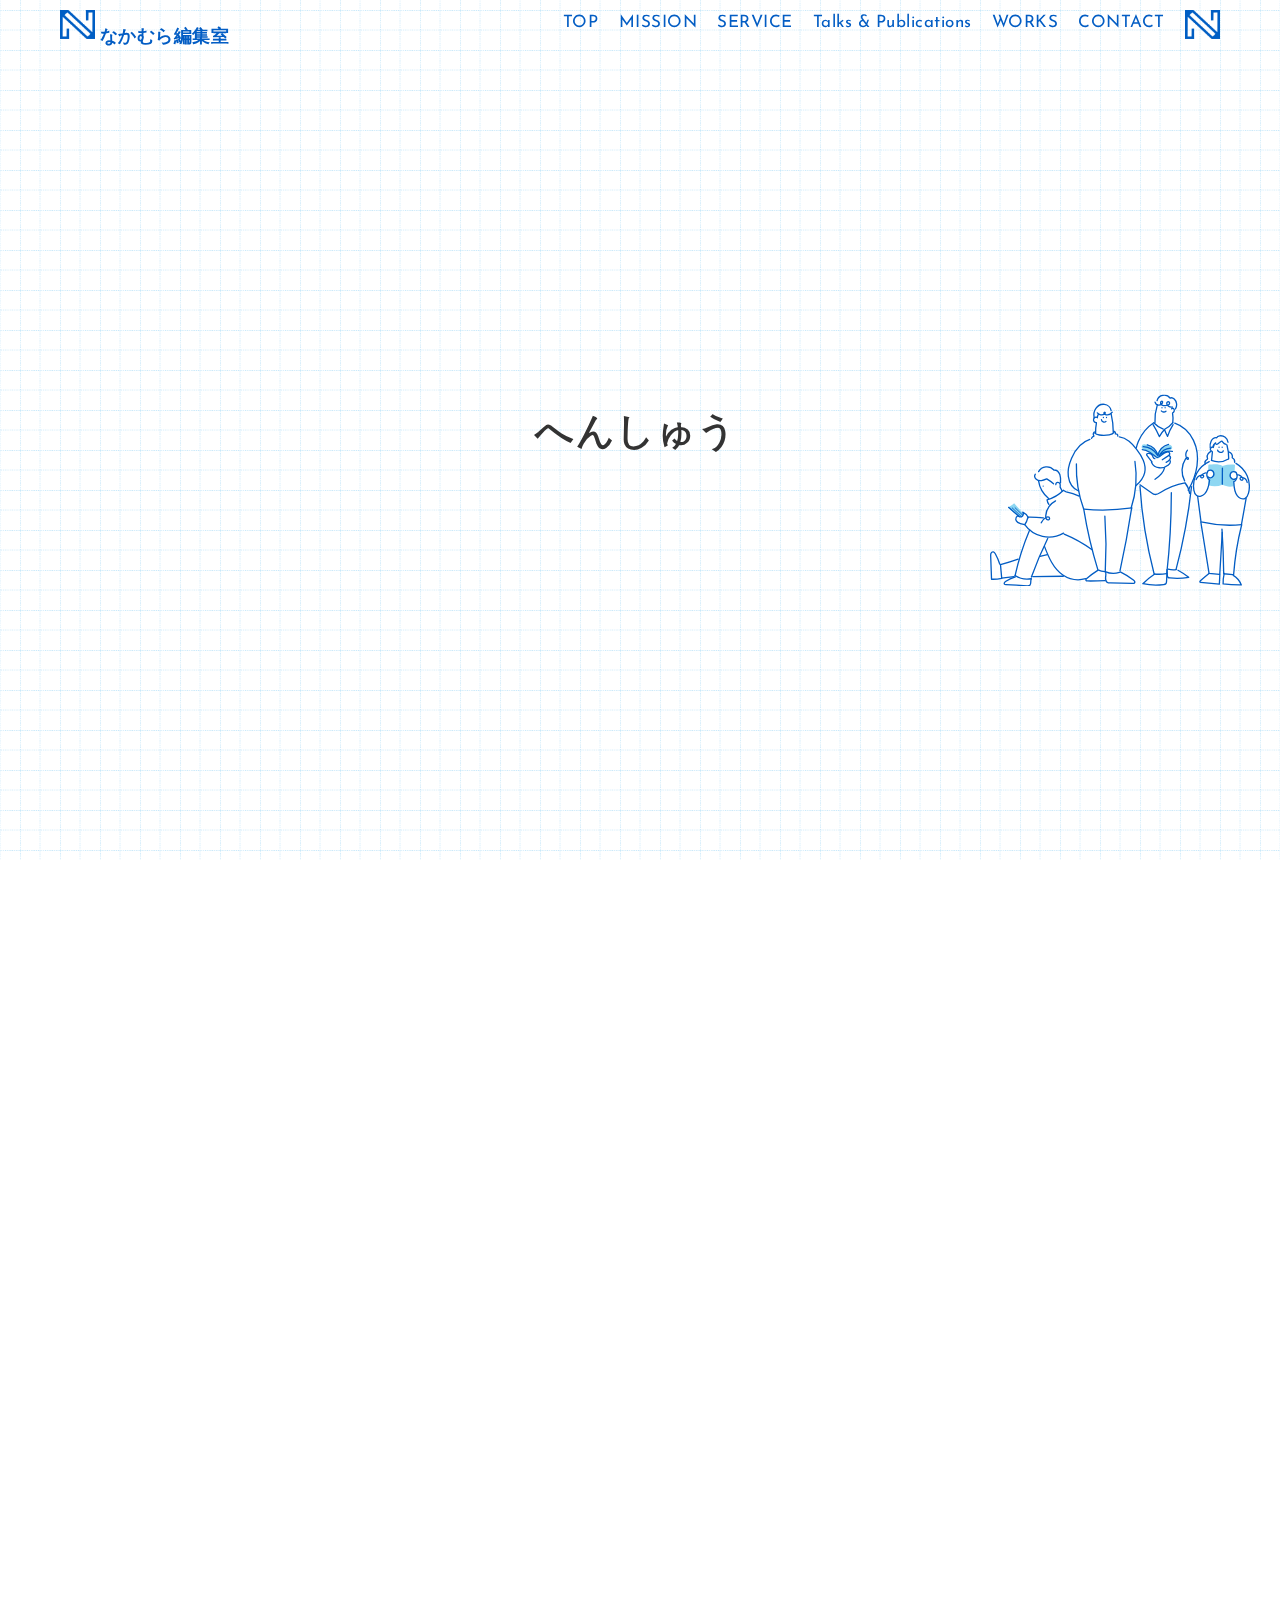
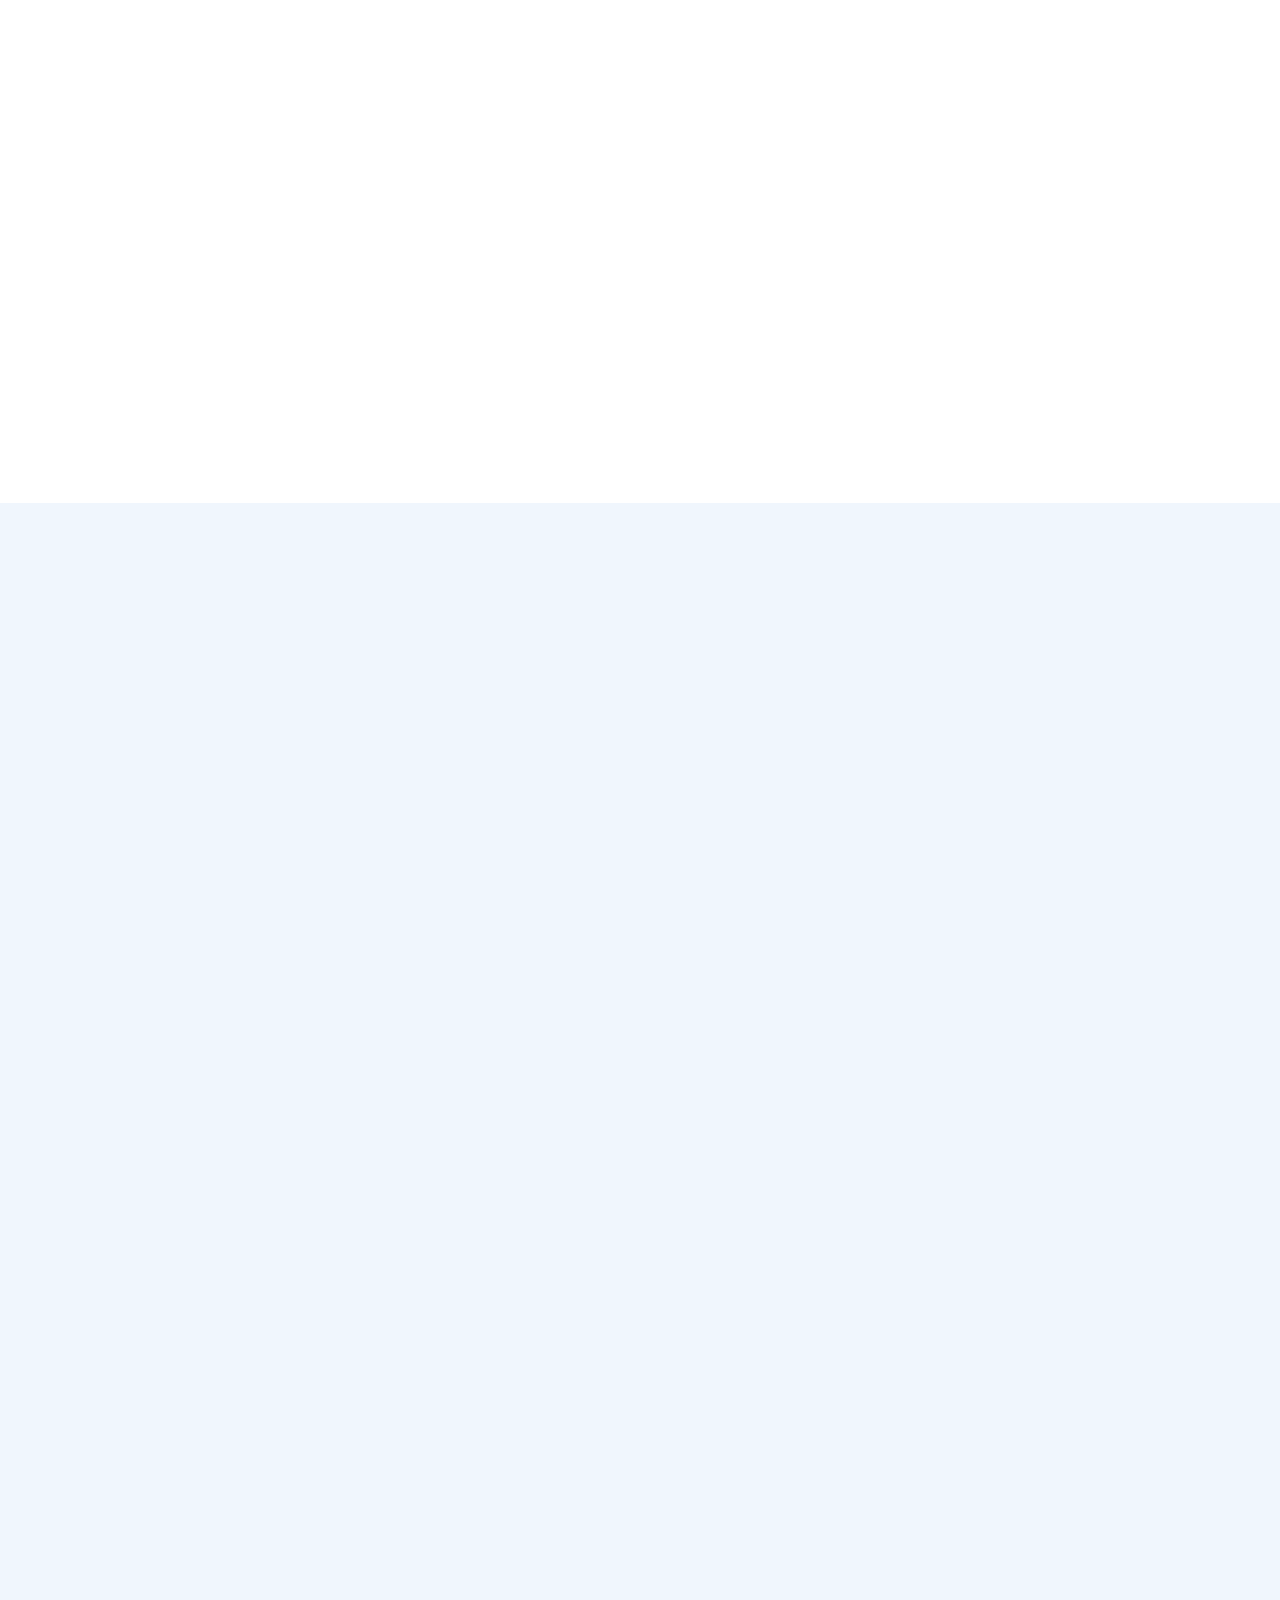
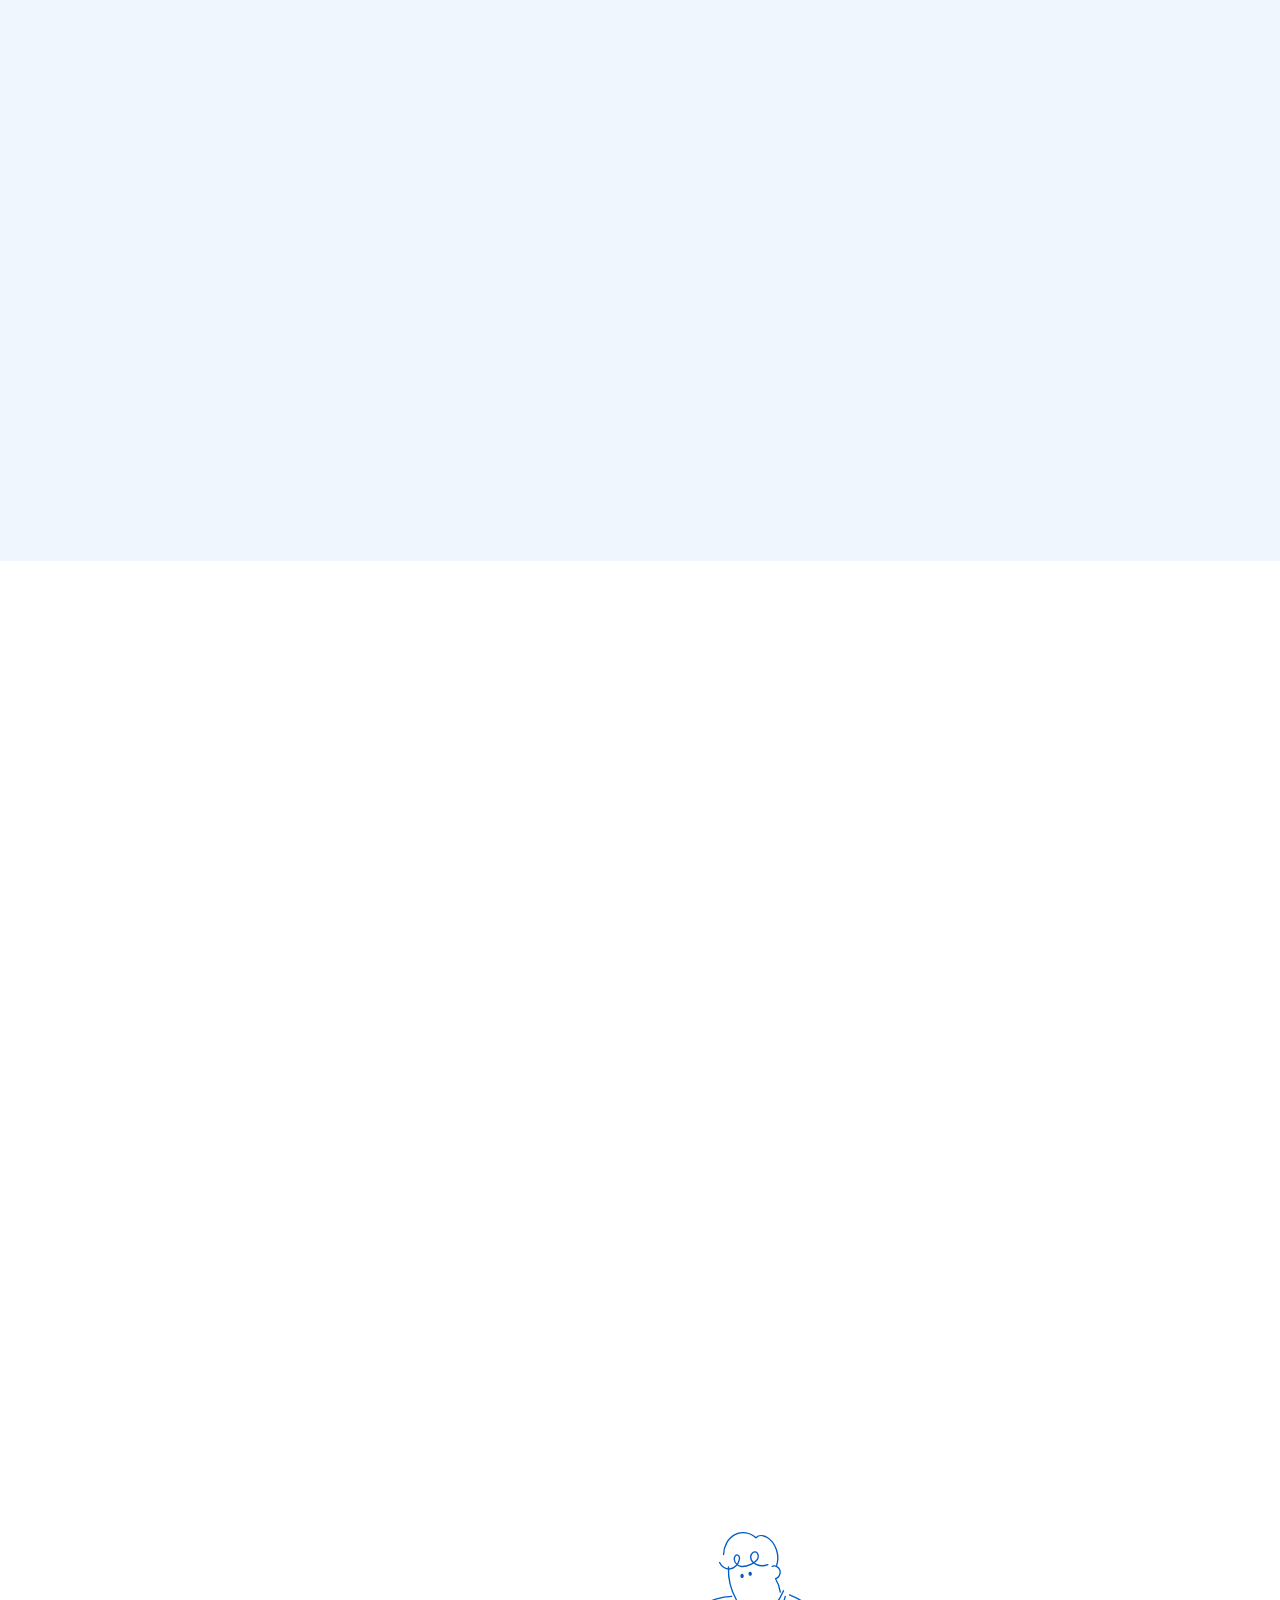
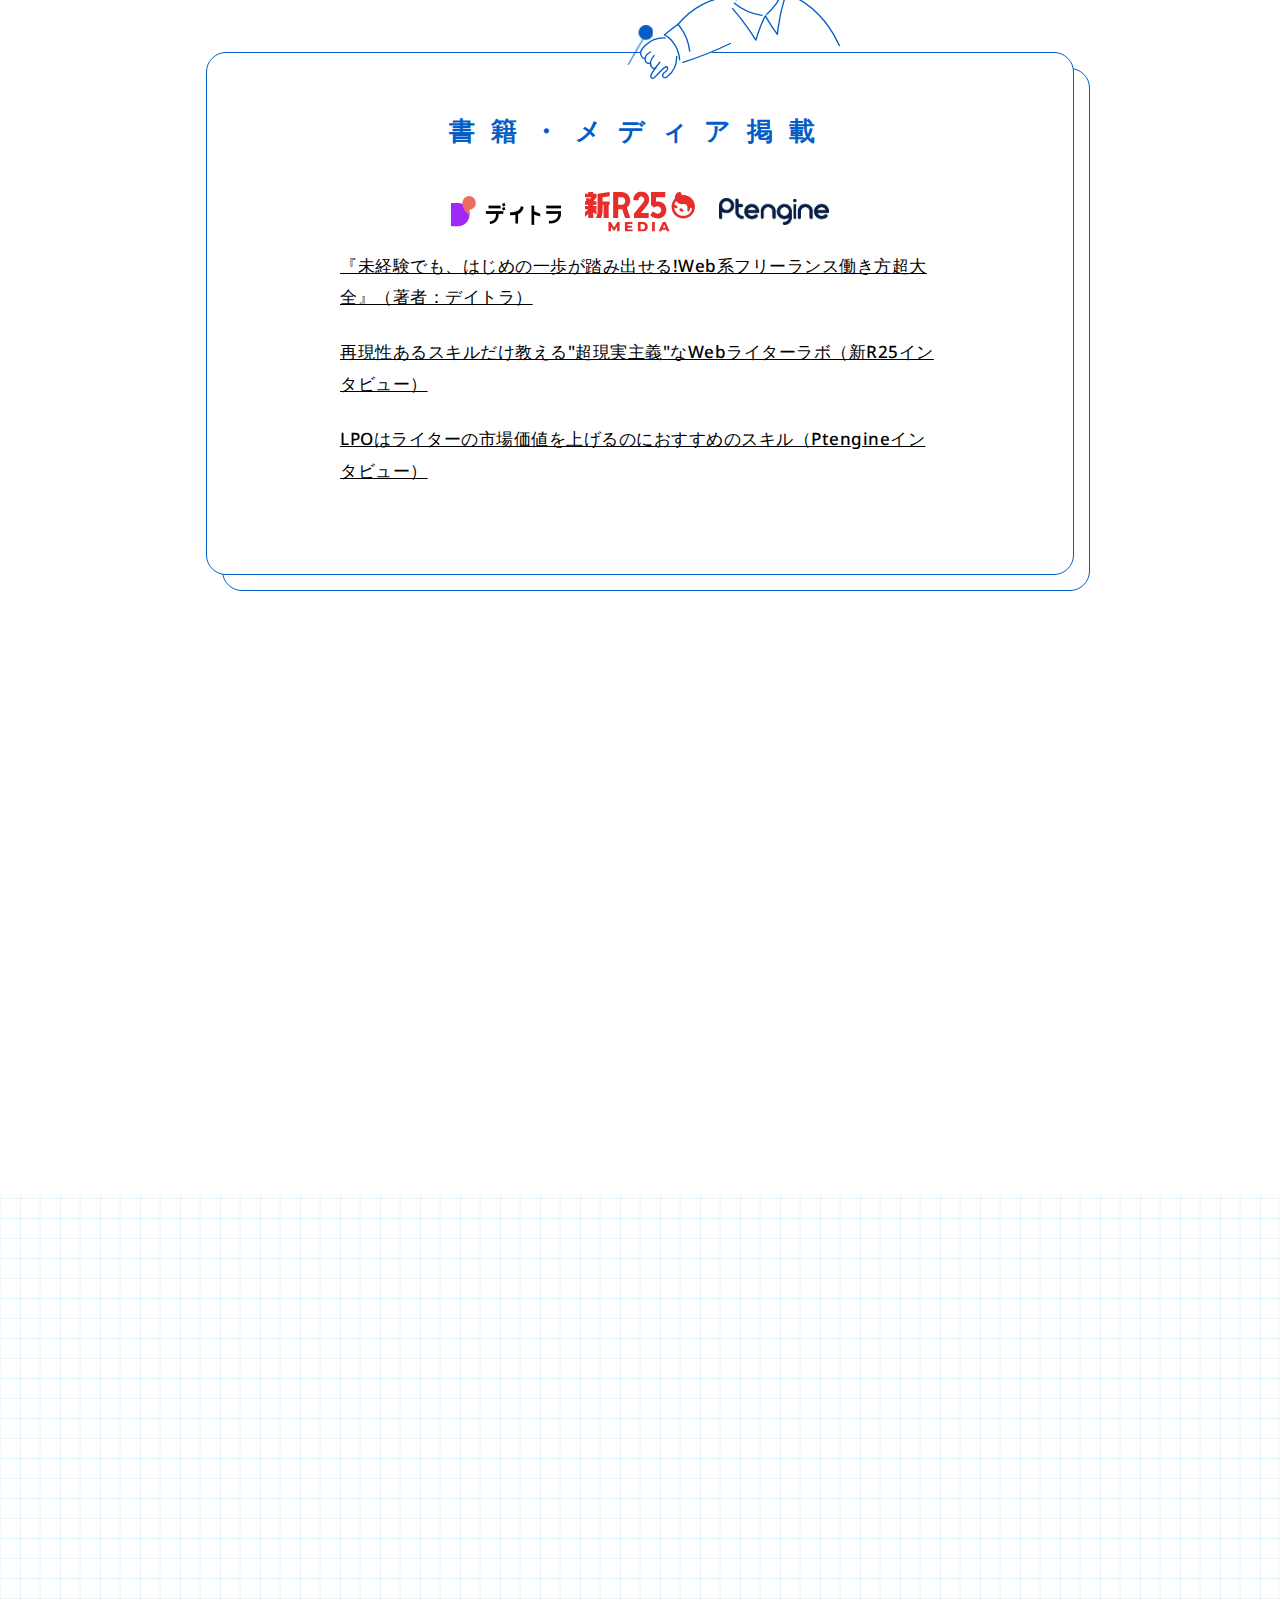
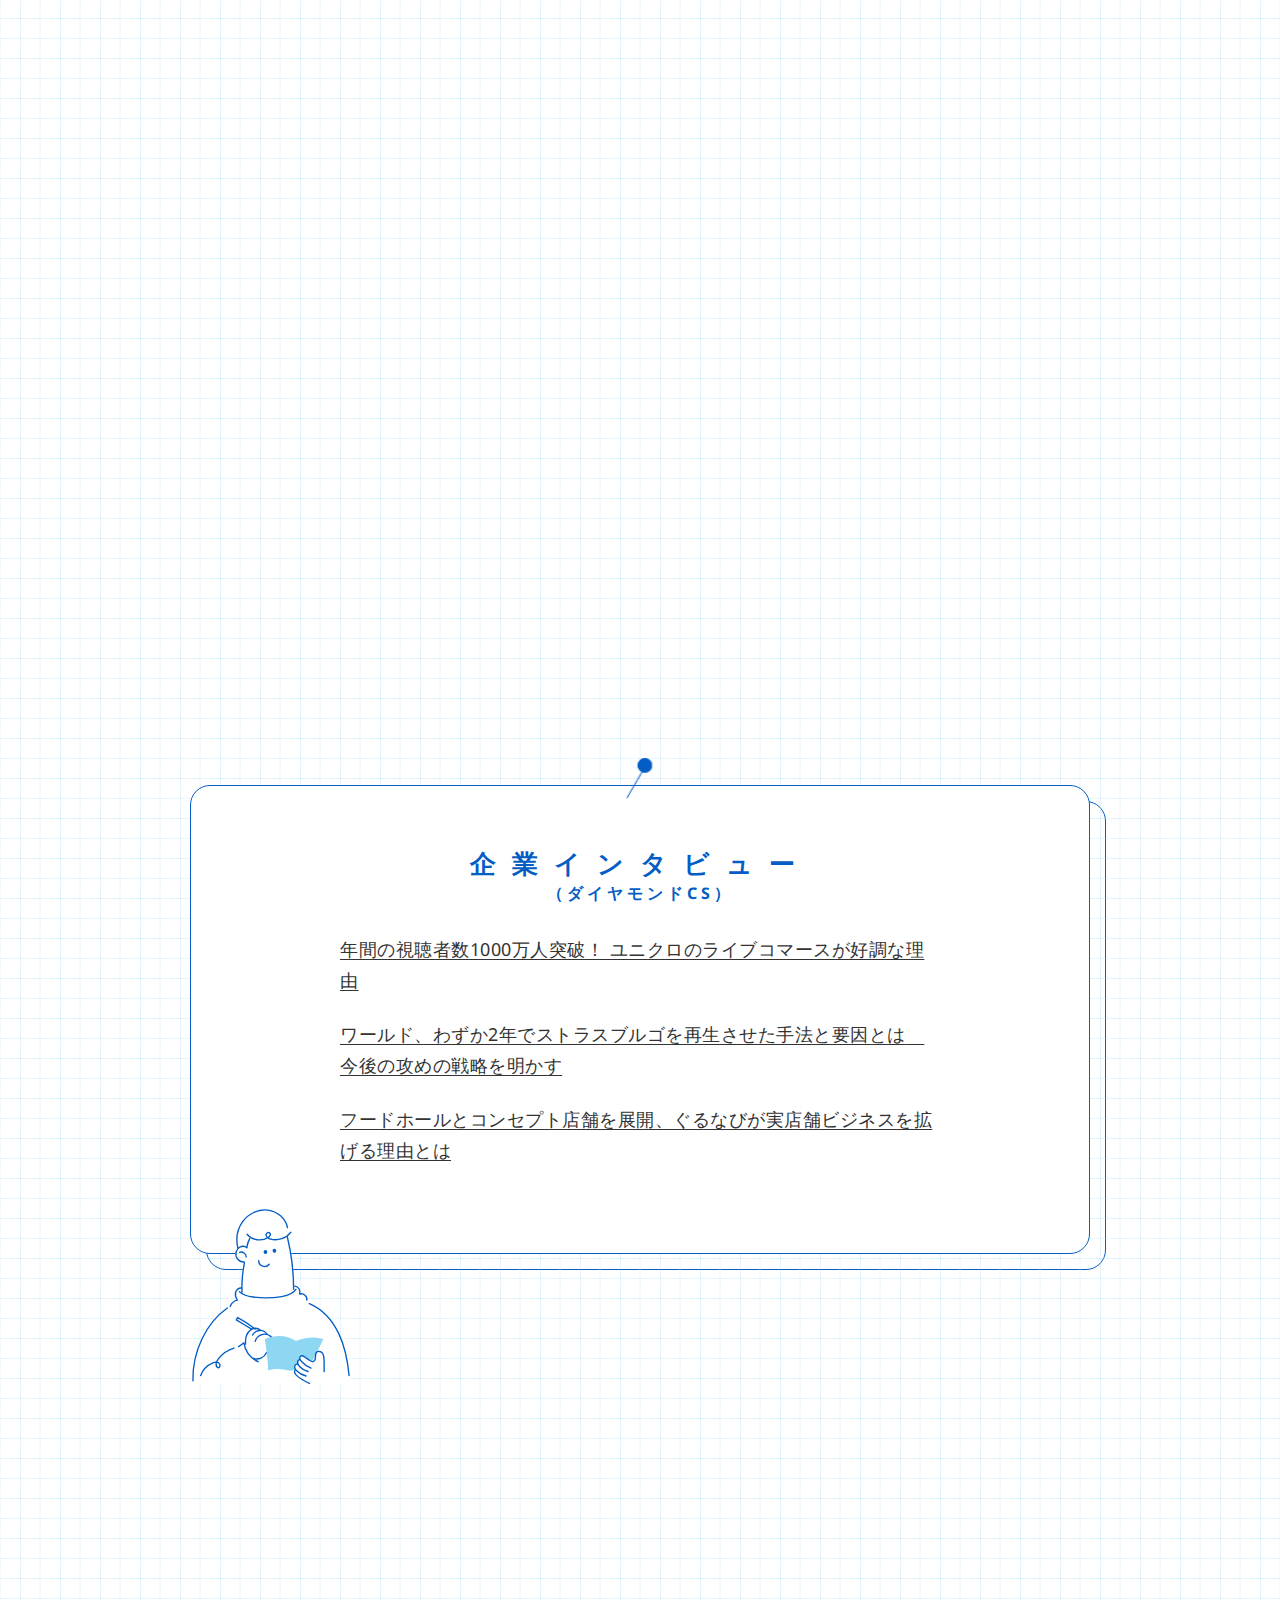
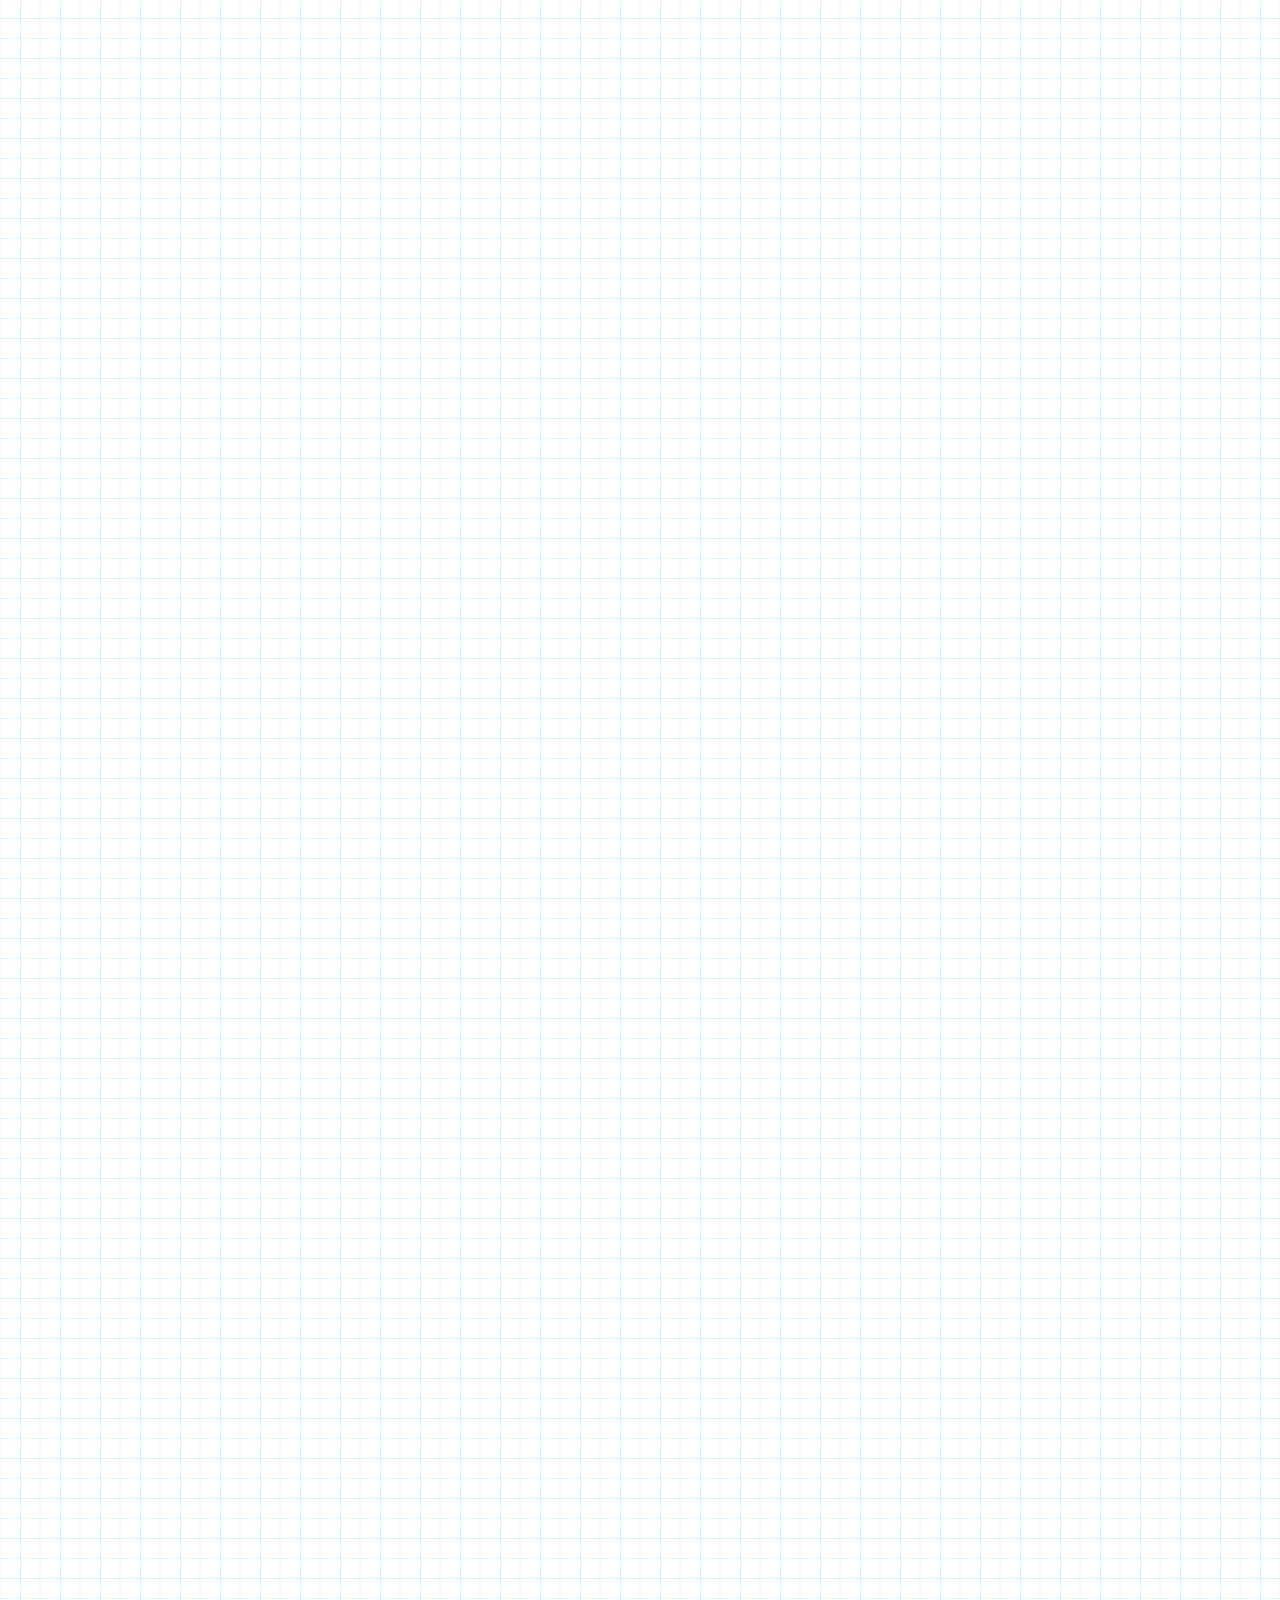
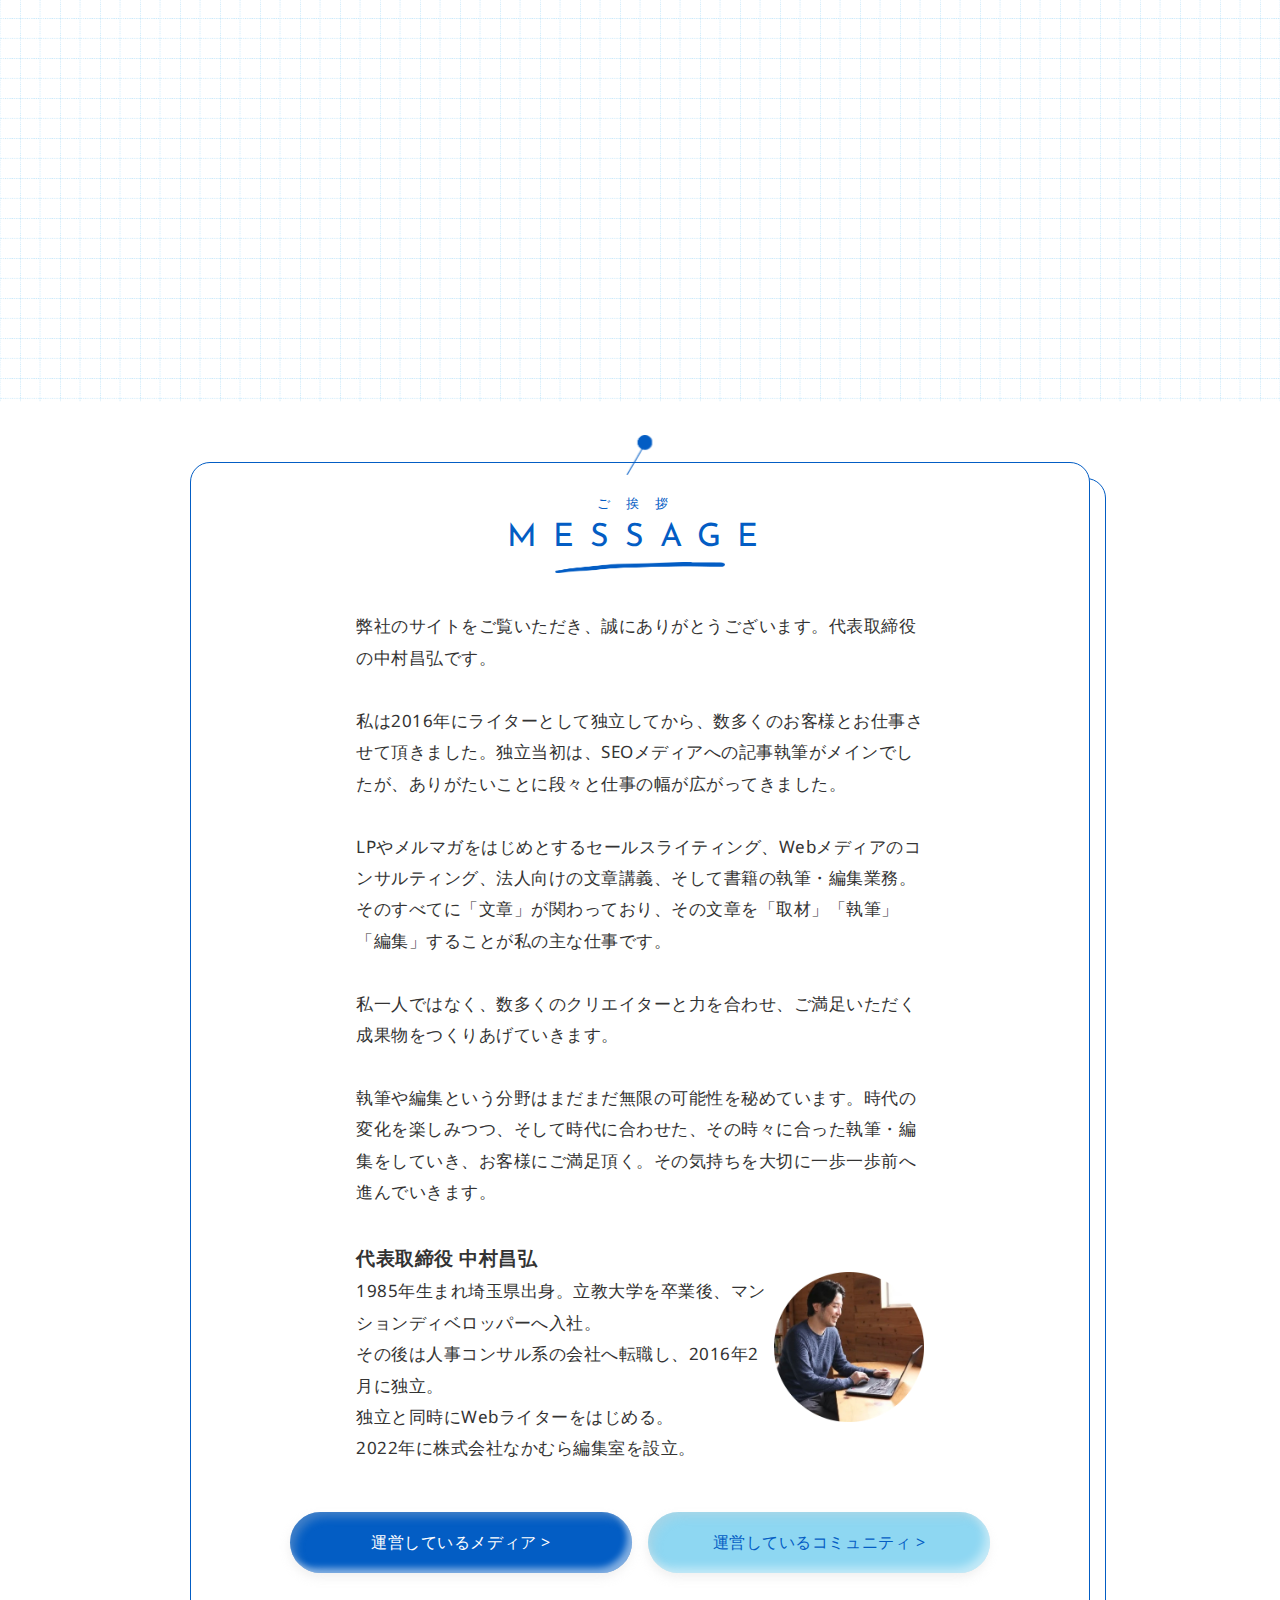
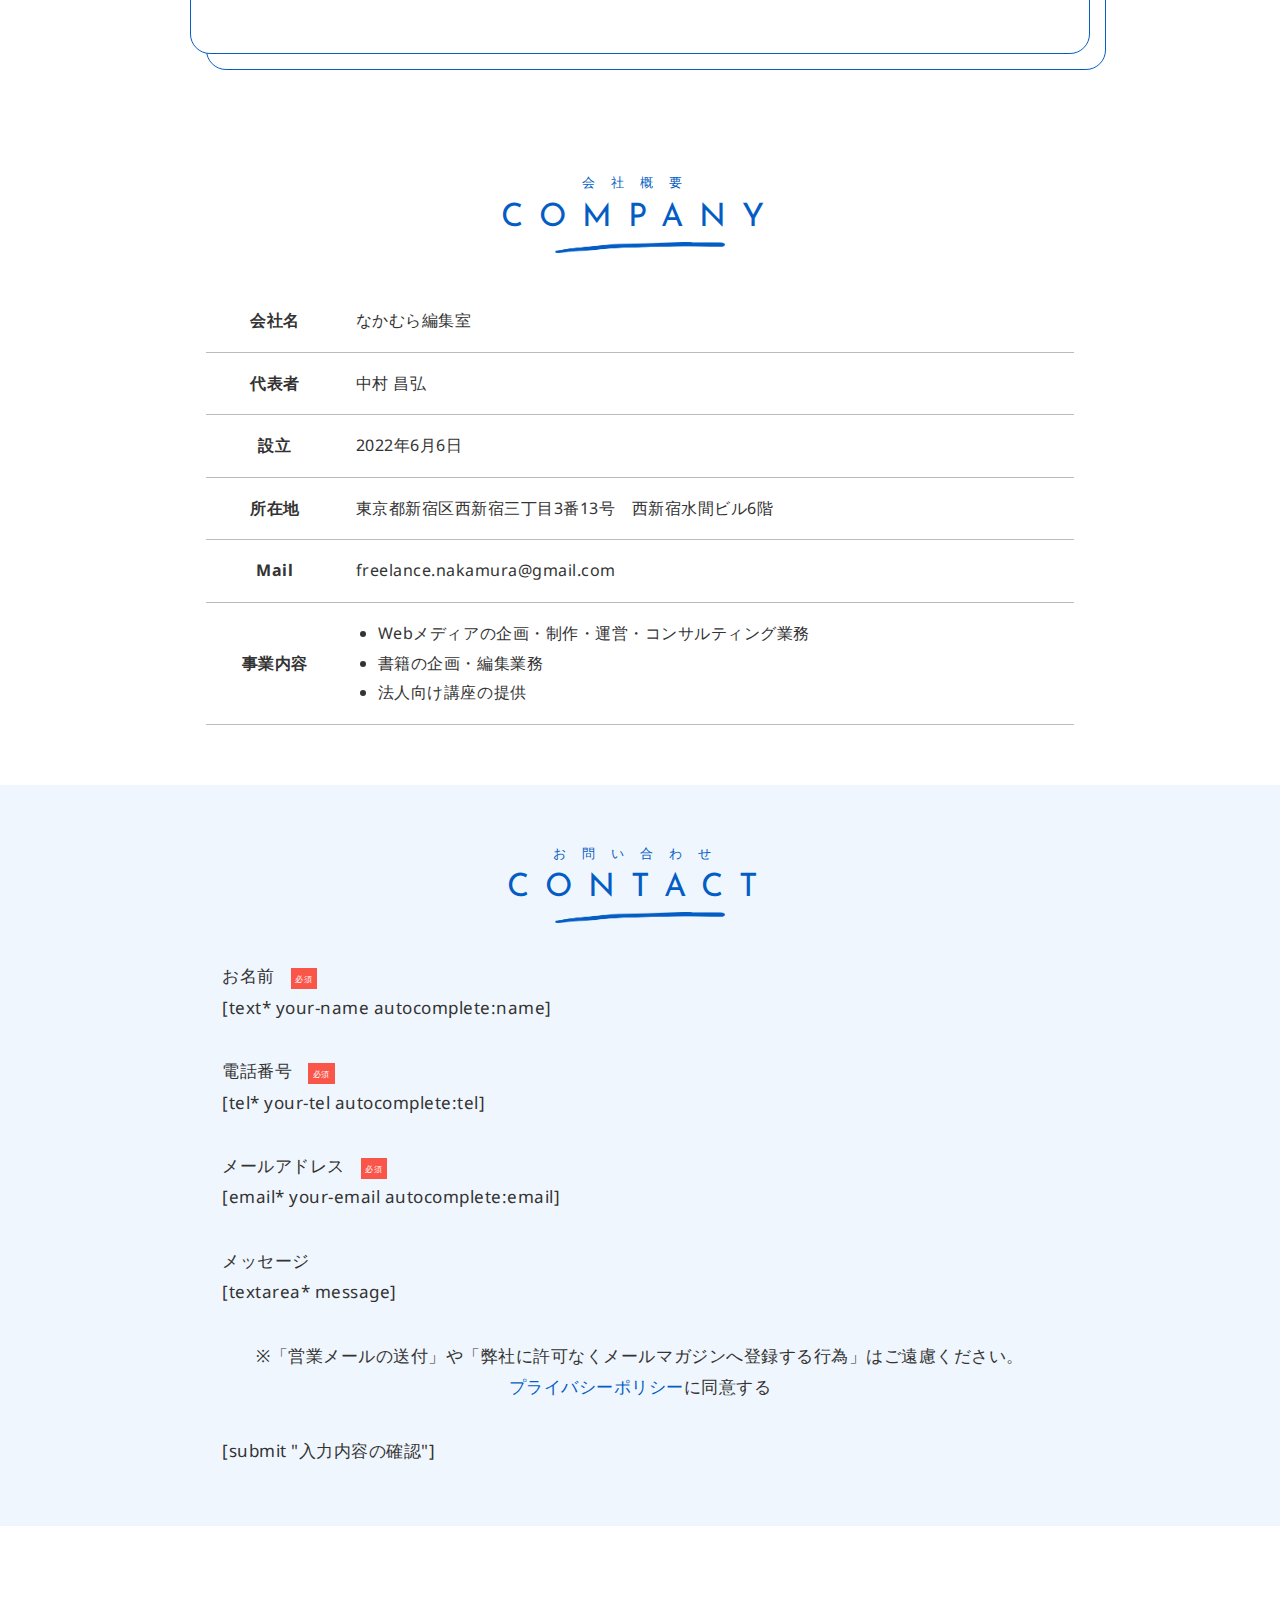
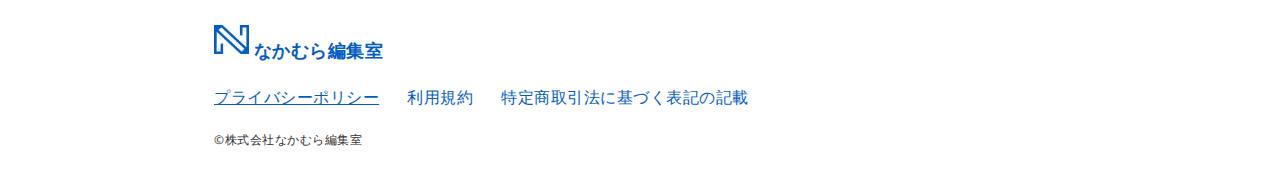
<file: index.html>
<!DOCTYPE html>
<html lang="ja">

<head>
    <meta charset="UTF-8">
    <meta name="viewport" content="width=device-width, initial-scale=1.0">
    <meta name="robots" content="noindex">
    <title>なかむら編集室 - 編集の力で"伝える"をお手伝いします</title>
    <link rel="preconnect" href="https://fonts.googleapis.com">
    <link rel="preconnect" href="https://fonts.gstatic.com" crossorigin>
    <link
        href="https://fonts.googleapis.com/css2?family=Josefin+Sans:ital,wght@0,100..700;1,100..700&family=Noto+Sans:ital,wght@0,100..900;1,100..900&display=swap"
        rel="stylesheet">
    <link rel="stylesheet" href="css/style.css">
    <link rel="stylesheet" href="css/header.css">
    <link rel="stylesheet" href="css/footer.css">
    <link rel="stylesheet" href="css/contact.css">
    <link rel="stylesheet" href="css/script.css">
</head>

<body>
    <header class="header">
        <button class="menu-button-sp">
            <span class="open-button">Menu</span>
            <span class="close-button">Close</span>
        </button>
        <nav class="menu">
            <div class="logo-section">
                <div class="logo" style="align-items: flex-start;">
                    <a href="https://nakamura-editing.co.jp/">
                        <img src="./images/logo.png" alt="ロゴ" class="logo-img">
                        <span class="logo-text">なかむら編集室</span>
                    </a>
                </div>
            </div>
            <div class="menu-list-section">
                <ul class="menu-list">
                    <li class="menu-item"><a href="#" class="menu-link">TOP</a></li>
                    <li class="menu-item"><a href="#mission" class="menu-link">MISSION</a></li>
                    <li class="menu-item"><a href="#service" class="menu-link">SERVICE</a></li>
                    <li class="menu-item"><a href="#talks" class="menu-link">Talks & Publications</a></li>
                    <li class="menu-item"><a href="#works" class="menu-link">WORKS</a></li>
                    <li class="menu-item"><a href="#contact" class="menu-link">CONTACT</a></li>
                    <li class="menu-item logosp"><img src="./images/logo.png" alt="ロゴ" class="logo-img">
                    </li>
                </ul>
            </div>
        </nav>
    </header>

    <section id="hero">
        <div class="hero-container">

            <div class="catchphrase-section">
                <h1 class="typing_animation"></h1>
                <!-- <h1 class="catchphrase">編集の力で"伝える"を<br class="spbr">お手伝いします。</h1> -->
            </div>
        </div>
    </section>

    <section id="mission">
        <div class="mission-container">
            <h2 class="h2title animate">
                <span class="subtitle">ミッション</span>
                <span class="titlemain">MISSION</span>
            </h2>
            <div class="mission-content animate">
                <p class="mission-text">
                    今はコンテンツが溢れる時代。法人も個人も関係なく、<br class="pcbr">多くの人がたくさんの記事を書き、動画を投稿し、SNSを運用しています。
                </p>
                <p class="mission-text">
                    一時期「現代人が1日に触れる情報量は江戸時代の１年分、平安時代の一生分」<br class="pcbr">という投稿がSNSで話題になりました。
                </p>
                <p class="mission-text">
                    明確な根拠ないので真偽は不明ですが、頷く人も多いのではないでしょうか。<br class="pcbr">それほど現代は情報に溢れているからです。
                </p>
                <p class="mission-text">
                    そんな時代において、自社、あるいは個人の<br class="pcbr">「伝えたいこと」を「伝えたい人」に届けるのは非常に難しいと言えるでしょう。
                </p>
                <p class="mission-text">
                    何か伝えたいことがあっても、果たしてそれをどの媒体でどのように伝えるのか。<br class="pcbr">
                    ブログがいいのかSNSがいいのか、あるいは音声や動画、メルマガの方がいいのか？
                </p>
                <p class="mission-text">
                    一昔前はメールやチラシなど、選択肢が少なかったからこそ迷いは生じませんでした。<br class="pcbr">
                    しかし、コンテンツが溢れる現代においては、これらの判断が非常に難しいのです。
                </p>
                <p class="mission-text">
                    そんな状況だからこそ、弊社にお手伝いさせてください。
                </p>
                <p class="mission-emphasis">
                    「誰に」「何を」「どうやって」届けるか、編集の力をつかってサポート致します。
                </p>
            </div>
            <div class="mission-image animate">
                <img src="./images/mission.svg" alt="mission" class="mission-img">
            </div>
        </div>
    </section>

    <section id="service" class="animation">
        <div class="service-container">
            <h2 class="h2title animate">
                <span class="subtitle">事業内容</span>
                <span class="titlemain">SERVICE</span>
            </h2>
            <!-- サービス項目01 -->
            <div class="service-item animate">
                <div class="service-content">
                    <div class="service-title-row">
                        <div class="service-number">01</div>
                        <h3 class="service-name">Webメディアの記事ライティング</h3>
                    </div>
                    <p class="service-description">
                        Webメディア全般のライティングを承ります。マーケティング・不動産・金融をメインにしつつも、あらゆるジャンルのライティングが可能です。
                    </p>
                </div>
                <div class="service-image">
                    <img src="./images/service1.svg" alt="Webメディアの記事ライティング">
                </div>
            </div>

            <!-- サービス項目02 -->
            <div class="service-item animate">
                <div class="service-content">
                    <div class="service-title-row">
                        <div class="service-number">02</div>
                        <h3 class="service-name">インタビュー記事ライティング</h3>
                    </div>
                    <p class="service-description">
                        インタビュー案件も承っています。テーマ設定、インタビュー、記事の執筆など全てを請け負えます。
                    </p>
                </div>
                <div class="service-image">
                    <img src="./images/service2.svg" alt="Webメディアの記事ライティング">
                </div>
            </div>

            <!-- サービス項目03 -->
            <div class="service-item animate">
                <div class="service-content">
                    <div class="service-title-row">
                        <div class="service-number">03</div>
                        <h3 class="service-name">書籍の編集・執筆</h3>
                    </div>
                    <p class="service-description">
                        電子書籍や紙の書籍の編集・執筆をさせて頂きます。テーマ決め・インタビュー・構成作成・記事執筆・表紙制作・入稿まで、全てワンストップで承ります。
                    </p>
                </div>
                <div class="service-image">
                    <img src="./images/service3.svg" alt="Webメディアの記事ライティング">
                </div>
            </div>

            <!-- サービス項目04 -->
            <div class="service-item animate">
                <div class="service-content">
                    <div class="service-title-row">
                        <div class="service-number">04</div>
                        <h3 class="service-name">法人向け教育事業</h3>
                    </div>
                    <p class="service-description">
                        法人向けに「ライティング講座」を実施しております。受注率を上げる営業メールの書き方、分かりやすい資料の作成方法など、ライティング・編集についての講座を開催できます。
                    </p>
                </div>
                <div class="service-image">
                    <img src="./images/service4.svg" alt="Webメディアの記事ライティング">
                </div>
            </div>

            <!-- サービス項目05 -->
            <div class="service-item animate">
                <div class="service-content">
                    <div class="service-title-row">
                        <div class="service-number">05</div>
                        <h3 class="service-name">オンラインコミュニティ運営</h3>
                    </div>
                    <p class="service-description">
                        オンラインコミュニティ「Webライターラボ」を運営しています。メンバー数はおよそ1,500名（2025年5月時点）。ライター向けのコミュニティでは日本最大規模です。伝えられる仲間を増やすサポートも可能です。

                    </p>
                </div>
                <div class="service-image">
                    <img src="./images/service5.svg" alt="Webメディアの記事ライティング">
                </div>
            </div>

        </div>
    </section>

    <section id="talks">
        <div class="talks-container">
            <h2 class="h2title animate">
                <span class="subtitle">登壇・出版</span>
                <span class="titlemain">Talks & Publications</span>
            </h2>
            <!-- 著書 -->
            <div class="mybook-content">
                <div class="titleArea animate">
                    <h3 class="h3title ">著　書</h3>
                </div>
                <div class="mybook-item animate">
                    <div class="mybook-book-container">
                        <img src="./images/05-works-work01.jpg" alt="ライターとして生きていく" class="mybook-book-image">
                    </div>
                    <div class="mybook-book-info">
                        <h4 class="mybook-book-title">『書くことを仕事にして自分らしく稼ぐ13の方法 ライターとして生きていく』</h4>
                        <p class="mybook-book-details">
                            出版社：KADOKAWA<br>
                            発売日：2025年02月26日
                        </p>
                        <a href="#" class="linkbtn">詳細を見る &gt;</a>
                    </div>
                </div>
                <div class="mybook-item animate">
                    <div class="mybook-book-container">
                        <img src="./images/05-works-work01.jpg" alt="ライターとして生きていく" class="mybook-book-image">
                    </div>
                    <div class="mybook-book-info">
                        <h4 class="mybook-book-title">『経験ゼロから確実に稼げるようになる Webライター フリーランス入門講座』</h4>
                        <p class="mybook-book-details">
                            出版社：ソーテック社<br>
                            発売日：2023年12月19日
                        </p>
                        <a href="#" class="linkbtn">詳細を見る &gt;</a>
                    </div>
                </div>
            </div>

            <!-- 書籍・メディア掲載 -->
            <div id="media-company">
                <div class="media-container cardDesign">
                    <div class="media-wrapper">
                        <h3 class="h3title">
                            書籍・メディア掲載</span>
                        </h3>
                        <div class="media-box">
                            <div class="media-images">
                                <div class="media-image-container">
                                    <img src="./images/deitora.svg" alt="デイトラ" class="media-image">
                                </div>
                                <div class="media-image-container">
                                    <img src="./images/r25.svg" alt="新R25" class="media-image">
                                </div>
                                <div class="media-image-container">
                                    <img src="./images/ptengine.png" alt="Ptengine" class="media-image">
                                </div>
                            </div>
                            <ul class="media-list">
                                <li class="media-item"><a href="#" target="_blank"
                                        class="media-link">『未経験でも、はじめの一歩が踏み出せる!Web系フリーランス働き方超大全』（著者：デイトラ）</a></li>
                                <li class="media-item"><a href="#" target="_blank"
                                        class="media-link">再現性あるスキルだけ教える"超現実主義"なWebライターラボ（新R25インタビュー）</a></li>
                                <li class="media-item"><a href="#" target="_blank"
                                        class="media-link">LPOはライターの市場価値を上げるのにおすすめのスキル（Ptengineインタビュー）</a></li>
                            </ul>
                        </div>
                    </div>
                </div>
            </div>


            <!-- 講演/登壇 -->
            <div class="speaking-container">
                <div class="titleArea animate">
                    <h3 class="h3title">講演・登壇</h3>
                </div>
                <div class="speaking-content animate">
                    <div class="swiper speaking-swiper">
                        <div class="swiper-wrapper">
                            <div class="swiper-slide">
                                <div class="speaking-card">
                                    <a href="#">
                                        <h4 class="speaking-title">対談</h4>
                                        <img src="./images/07-toudan-image03.png" alt="講演・登壇画像1"
                                            class="speaking-main-image">
                                        <p>
                                            「2024年のWebライター業界と
                                            コミュニティが目指すもの」
                                            （ライター研究所）
                                        </p>
                                    </a>
                                </div>
                            </div>
                            <!-- 講演1 -->
                            <div class="swiper-slide">
                                <div class="speaking-card">
                                    <a href="#">
                                        <h4 class="speaking-title">セミナー</h4>
                                        <img src="./images/07-toudan-image03.png" alt="講演・登壇画像1"
                                            class="speaking-main-image">
                                        <p>
                                            「稼げるWebライターへ！
                                            文字単価を倍にする方法とは？」
                                            （クラウドワークス）
                                        </p>
                                    </a>
                                </div>
                            </div>
                            <!-- 講演2 -->
                            <div class="swiper-slide">
                                <div class="speaking-card">
                                    <a href="#">
                                        <h4 class="speaking-title">イベント</h4>
                                        <img src="./images/07-toudan-image03.png" alt="講演・登壇画像1"
                                            class="speaking-main-image">
                                        <p>
                                            「ここだけの話！」ライターがライティング以外で稼ぐための34の秘訣（CORECOLOR）
                                        </p>
                                    </a>
                                </div>
                            </div>
                            <!-- 講演3 -->
                            <div class="swiper-slide">
                                <div class="speaking-card">
                                    <a href="#">
                                        <h4 class="speaking-title">対談</h4>
                                        <img src="./images/07-toudan-image03.png" alt="講演・登壇画像1"
                                            class="speaking-main-image">
                                        <p>「2024年のWebライター業界と
                                            コミュニティが目指すもの」
                                            （ライター研究所）</p>
                                    </a>
                                </div>
                            </div>
                            <!-- 講演4 -->
                            <div class="swiper-slide">
                                <div class="speaking-card">
                                    <a href="#">
                                        <h4 class="speaking-title">対談</h4>
                                        <img src="./images/07-toudan-image03.png" alt="講演・登壇画像1"
                                            class="speaking-main-image">
                                        <p>「2024年のWebライター業界と
                                            コミュニティが目指すもの」
                                            （ライター研究所）</p>
                                    </a>
                                </div>
                            </div>
                            <!-- 講演5 -->
                            <div class="swiper-slide">
                                <div class="speaking-card">
                                    <a href="#">
                                        <h4 class="speaking-title">対談</h4>
                                        <img src="./images/07-toudan-image03.png" alt="講演・登壇画像1"
                                            class="speaking-main-image">
                                        <p>「2024年のWebライター業界と
                                            コミュニティが目指すもの」
                                            （ライター研究所）</p>
                                    </a>
                                </div>
                            </div>
                            <!-- 講演6 -->
                            <div class="swiper-slide">
                                <div class="speaking-card">
                                    <a href="#">
                                        <h4 class="speaking-title">対談</h4>
                                        <img src="./images/07-toudan-image03.png" alt="講演・登壇画像1"
                                            class="speaking-main-image">
                                        <p>「2024年のWebライター業界と
                                            コミュニティが目指すもの」
                                            （ライター研究所）</p>
                                    </a>
                                </div>
                            </div>
                            <!-- 講演7 -->
                            <div class="swiper-slide">
                                <div class="speaking-card">
                                    <a href="#">
                                        <h4 class="speaking-title">対談</h4>
                                        <img src="./images/07-toudan-image03.png" alt="講演・登壇画像1"
                                            class="speaking-main-image">
                                        <p>「2024年のWebライター業界と
                                            コミュニティが目指すもの」
                                            （ライター研究所）</p>
                                    </a>
                                </div>
                            </div>
                            <!-- 講演8 -->
                            <div class="swiper-slide">
                                <div class="speaking-card">
                                    <a href="#">
                                        <h4 class="speaking-title">対談</h4>
                                        <img src="./images/07-toudan-image03.png" alt="講演・登壇画像1"
                                            class="speaking-main-image">
                                        <p>「2024年のWebライター業界と
                                            コミュニティが目指すもの」
                                            （ライター研究所）</p>
                                    </a>
                                </div>
                            </div>
                            <!-- 講演9 -->
                            <div class="swiper-slide">
                                <div class="speaking-card">
                                    <a href="#">
                                        <h4 class="speaking-title">対談</h4>
                                        <img src="./images/07-toudan-image03.png" alt="講演・登壇画像1"
                                            class="speaking-main-image">
                                        <p>「2024年のWebライター業界と
                                            コミュニティが目指すもの」
                                            （ライター研究所）</p>
                                    </a>
                                </div>
                            </div>
                            <!-- 講演10 -->
                            <div class="swiper-slide">
                                <div class="speaking-card">
                                    <a href="#">
                                        <h4 class="speaking-title">対談</h4>
                                        <img src="./images/07-toudan-image03.png" alt="講演・登壇画像1"
                                            class="speaking-main-image">
                                        <p>「2024年のWebライター業界と
                                            コミュニティが目指すもの」
                                            （ライター研究所）</p>
                                    </a>
                                </div>
                            </div>
                            <!-- 講演11 -->
                            <div class="swiper-slide">
                                <div class="speaking-card">
                                    <a href="#">
                                        <h4 class="speaking-title">対談</h4>
                                        <img src="./images/07-toudan-image03.png" alt="講演・登壇画像1"
                                            class="speaking-main-image">
                                        <p>「2024年のWebライター業界と
                                            コミュニティが目指すもの」
                                            （ライター研究所）
                                        </p>
                                    </a>
                                </div>
                            </div>
                            <!-- 講演12 -->
                            <div class="swiper-slide">
                                <div class="speaking-card">
                                    <a href="#">
                                        <h4 class="speaking-title">対談</h4>
                                        <img src="./images/07-toudan-image03.png" alt="講演・登壇画像1"
                                            class="speaking-main-image">
                                        <p>
                                            吾輩わがはいは猫である。名前はまだ無い。どこで生れたかとんと見当けんとうがつかぬ。何でも薄暗いじめじめした所でニャーニャー泣いていた事だけは記憶している。吾輩はここで始めて人間というものを見た。しかもあとで聞くとそれは書生という人間中で一番獰悪どうあくな種族であったそうだ。この書生というのは時々我々を捕つかまえて煮にて食うという話である。しかしその当時は何という考もなかったから別段恐しいとも思わなかった。ただ彼の掌てのひらに載せられてスーと持ち上げられた時何だかフワフワした感じがあったばかりである。掌の上で少し落ちついて書生の顔を見たのがいわゆる人間というものの見始みはじめであろう。この時妙なものだと思った感じが今でも残っている。第一毛をもって装飾されべきはずの顔がつるつるしてまるで薬缶やかんだ。
                                        </p>
                                    </a>
                                </div>
                            </div>
                            <!-- 講演13 -->
                        </div>
                        <!-- 矢印 -->
                        <div class="speaking-pagination">
                            <div class="swiper-button-prev"></div>
                            <div class="swiper-button-next"></div>
                        </div>

                    </div>
                </div>
            </div>

        </div>
    </section>

    <!-- 実績 -->
    <section id="works">
        <div class="works-container">
            <h2 class="h2title animate">
                <span class="subtitle">実績</span>
                <span class="titlemain">WORKS</span>
            </h2>

            <!-- 著名人インタビュー -->
            <div id="interview-famous" class="animate">
                <div class="titleArea animate">
                    <h3 class="h3title">
                        著名人インタビュー<br><span>（マンションプラス）</span>
                    </h3>
                </div>
                <div class="interview-content">
                    <div class="swiper interview-swiper">
                        <div class="swiper-wrapper">
                            <div class="swiper-slide">
                                <div class="interview-block-left">
                                    <a href="https://www.haseko.co.jp/mansionplus/features/sakuma1_240226.html"
                                        target="_blank" rel="noopener noreferrer">
                                        <div class="interview-image">
                                            <img src="./images/interviewimg1.jpg" alt="">
                                        </div>
                                        <div class="interview-text-left">
                                            <p>
                                                佐久間宣行さんの仕事場を初公開！<br>
                                                ヒットコンテンツを生み出す部屋とは？
                                            </p>
                                        </div>
                                    </a>
                                </div>
                            </div>
                            <!-- インタビュー1 -->

                            <div class="swiper-slide">
                                <div class="interview-block-right">
                                    <a href="https://www.haseko.co.jp/mansionplus/features/masuda1_240328.html"
                                        target="_blank" rel="noopener noreferrer">
                                        <div class="interview-image">
                                            <img src="./images/interviewimg2.jpg" alt="">
                                        </div>
                                        <div class="interview-text-right">
                                            推しは寝室！　枡田絵理奈の「家族の健康を守る」マンションとは？
                                        </div>
                                    </a>
                                </div>
                            </div>
                            <!-- インタビュー2 -->

                            <div class="swiper-slide">
                                <div class="interview-block-left">
                                    <a href="https://www.haseko.co.jp/mansionplus/mansionlife/morita1_231207.html"
                                        target="_blank" rel="noopener noreferrer">
                                        <div class="interview-image">
                                            <img src="./images/interviewimg3.jpg" alt="">
                                        </div>
                                        <div class="interview-text-left">
                                            <p>
                                                「新居探しに１年かけた」さらば青春の光 森田さんが語る家選びのポイント

                                            </p>
                                        </div>
                                    </a>
                                </div>
                            </div>
                            <!-- インタビュー3 -->


                            <div class="swiper-slide">
                                <div class="interview-block-right">
                                    <a href="https://www.haseko.co.jp/mansionplus/features/azabukeiba2_231120.html"
                                        target="_blank" rel="noopener noreferrer">
                                        <div class="interview-image">
                                            <img src="./images/interviewimg4.jpg" alt="">
                                        </div>
                                        <div class="interview-text-right">
                                            知性派遊び人の街!? 麻布競馬場×博報堂ケトル嶋浩一郎が語る「赤坂」
                                        </div>
                                    </a>
                                </div>
                            </div>
                            <!-- インタビュー4 -->

                            <div class="swiper-slide">
                                <div class="interview-block-left">
                                    <a href="https://www.haseko.co.jp/mansionplus/features/sonim_240423.html"
                                        target="_blank" rel="noopener noreferrer">
                                        <div class="interview-image">
                                            <img src="./images/interviewimg5.jpg" alt="">
                                        </div>
                                        <div class="interview-text-left">
                                            <p>
                                                好きな場所はキッチン。健康オタクのソニン流「美と健康」を守る部屋づくりとは？
                                            </p>
                                        </div>
                                    </a>
                                </div>
                            </div>
                            <!-- インタビュー5 -->

                        </div>
                    </div>
                    <!-- 矢印 -->
                    <div class="interview-pagination">
                        <div class="swiper-button-prev"></div>
                        <div class="swiper-button-next"></div>
                    </div>
                </div>
            </div>

            <!-- 企業インタビュー -->
            <div id="interview-company">
                <div class="interview-container cardDesign">
                    <div class="interview-wrapper">
                        <h3 class="h3title">
                            企業インタビュー<br><span>（ダイヤモンドCS）</span>
                        </h3>
                        <div class="interview-box">
                            <ul class="interview-company-list">
                                <li><a href="#" class="interview-company-link">年間の視聴者数1000万人突破！ ユニクロのライブコマースが好調な理由</a>
                                </li>
                                <li><a href="#"
                                        class="interview-company-link">ワールド、わずか2年でストラスブルゴを再生させた手法と要因とは　今後の攻めの戦略を明かす</a>
                                </li>
                                <li><a href="#"
                                        class="interview-company-link">フードホールとコンセプト店舗を展開、ぐるなびが実店舗ビジネスを拡げる理由とは</a>
                                </li>
                            </ul>
                        </div>
                    </div>
                </div>
            </div>

        </div>

        <!-- 人物インタビュー -->
        <div id="interview-personal">
            <div class="titleArea animate">
                <h3 class="h3title">
                    人物インタビュー
                </h3>
            </div>
            <div class="interview-personal-container">

                <div class="interview-personal-block animate">
                    <a href="https://president.jp/articles/-/77826?page=1">
                        <div class="interview-personal-text">
                            <h4 class="interview-personal-title">
                                日本ランク2位でも年収は20万円…元プロ格闘家が告白する｢キックボクシング業界｣の厳しすぎる現実
                            </h4>
                            <p class="interview-personal-subtitle">
                                YouTubeなどで格闘技系のコンテンツはとても人気がある。腕自慢の素人が「夢をつかむために、プロになりたい」と宣言するのも恒例だ。しかし、ほとんどの「プロ格闘家」の懐事情は厳しい。本稿では、筆者の友人で、日本ランキング2位の実績をもつ、プロキックボクサーの児嶋真人氏の例を紹介したい。
                                児嶋氏は、キックボクシング団体JAPAN KICKBOXING
                                INNOVATION（以下INNOVATION）でプロデビューし、破竹の勢いで4連勝を飾った。その後Sフェザー級2位まで上り詰め、同階級のチャンピオンとは3度も対戦した。いずれも僅差の判定負けを喫したが、日本一になってもおかしくない実力の持ち主だった。
                            </p>
                            <p class="interview-personal-bold">
                                president.jp
                            </p>
                        </div>
                        <div class="interview-personal-image">
                            <img src="./images/personalimg1.jpg" alt="インタビュー画像1">
                        </div>
                    </a>
                </div>
                <!-- インタビューブロック -->

                <div class="interview-personal-block animate">
                    <a href="#">
                        <div class="interview-personal-text">
                            <h4 class="interview-personal-title">
                                障害をもつ子どもたちのスポーツ選択に “チアリーディング” の道を示したい。トレーナー多田久剛さんの挑戦
                            </h4>
                            <p class="interview-personal-subtitle">
                                ９月30日に開催された、国内最大級のチアリーディング協会が主催する大会。この日いちばんの盛り上がりを見せたのは、チャレンジドチアとパラチアという２つのチームの演技だった。どちらも、障害のある子どもたちが所属するチアリーダー。チームの創設者である多田久剛さんは、子どもたちのパフォーマンスを見て涙を流していた。
                                多田さんの職業はアスレティックトレーナー。これまでに、日産自動車硬式野球部で都市対抗野球の優勝に貢献、日本ハムファイターズでは１軍を目指す選手をサポートしていた。しのぎを削り合うスポーツの最前線で働いていた多田さんが、なぜ今チャレンジドチアとパラチアに尽力しているのか？　「どんな障害をもつ人でも一緒にパフォーマンスができる。そんな競技はチアしかない」と語る多田さん。チアを通じて個性を活かせる世界にしたい。そのチャレンジについて聞いた。
                                聞き手／中村 昌弘
                            </p>
                            <p class="interview-personal-bold">
                                corecolor.jp
                            </p>
                        </div>
                        <div class="interview-personal-image">
                            <img src="./images/personalimg2.jpg" alt="インタビュー画像1">
                        </div>
                    </a>
                </div>
                <!-- インタビューブロック -->

                <div class="interview-personal-block animate">
                    <a href="#">
                        <div class="interview-personal-text">
                            <h4 class="interview-personal-title">
                                ヘラルボニーは人がすごい。アートもコンセプトもすごいが、とにかく「人」がすごい
                            </h4>
                            <p class="interview-personal-subtitle">
                                ヘラルボニーは「異彩を、放て。」をミッションに掲げる福祉実験カンパニーだ。知的障害のある作家らとライセンス契約を結び、アートやアパレルをはじめとしたプロダクトを提供している。最近はディズニーやJAL、エポスカードとのコラボでも話題になった。代表の松田崇弥さんと文登さんは双子の兄弟で、彼らの兄・翔太さんに重度の知的障害を伴う自閉症があったことが起業のきっかけ。
                                障害のある作家たちのクリエイティブ性、事業内容や社会へのメッセージが注目されている企業だが、それを支えているのは約50名のメンバーだ。設立５年。彼／彼女らは、大好きな人を誰かに紹介するように作家について熱く語る。ヘラルボニーで働く理由を自分の言葉で語り、各々がありたい未来を思い描く。彼／彼女らの存在こそ、「異彩」なのではないか。ヘラルボニーの躍進は、メンバーのクリエイティビティと相関しているのではないか。
                            </p>
                            <p class="interview-personal-bold">
                                corecolor.jp
                            </p>
                        </div>
                        <div class="interview-personal-image">
                            <img src="./images/personalimg3.jpg" alt="インタビュー画像1">
                        </div>
                    </a>
                </div>
                <!-- インタビューブロック -->

                <div class="interview-personal-block animate">
                    <a href="https://president.jp/articles/-/77826?page=1">
                        <div class="interview-personal-text">
                            <h4 class="interview-personal-title">
                                日本ランク2位でも年収は20万円…元プロ格闘家が告白する｢キックボクシング業界｣の厳しすぎる現実
                            </h4>
                            <p class="interview-personal-subtitle">
                                YouTubeなどで格闘技系のコンテンツはとても人気がある。腕自慢の素人が「夢をつかむために、プロになりたい」と宣言するのも恒例だ。しかし、ほとんどの「プロ格闘家」の懐事情は厳しい。本稿では、筆者の友人で、日本ランキング2位の実績をもつ、プロキックボクサーの児嶋真人氏の例を紹介したい。
                                児嶋氏は、キックボクシング団体JAPAN KICKBOXING
                                INNOVATION（以下INNOVATION）でプロデビューし、破竹の勢いで4連勝を飾った。その後Sフェザー級2位まで上り詰め、同階級のチャンピオンとは3度も対戦した。いずれも僅差の判定負けを喫したが、日本一になってもおかしくない実力の持ち主だった。
                            </p>
                            <p class="interview-personal-bold">
                                president.jp
                            </p>
                        </div>
                        <div class="interview-personal-image">
                            <img src="./images/personalimg1.jpg" alt="インタビュー画像1">
                        </div>
                    </a>
                </div>
                <!-- インタビューブロック -->

                <div class="interview-personal-block animate">
                    <a href="#">
                        <div class="interview-personal-text">
                            <h4 class="interview-personal-title">
                                障害をもつ子どもたちのスポーツ選択に “チアリーディング” の道を示したい。トレーナー多田久剛さんの挑戦
                            </h4>
                            <p class="interview-personal-subtitle">
                                ９月30日に開催された、国内最大級のチアリーディング協会が主催する大会。この日いちばんの盛り上がりを見せたのは、チャレンジドチアとパラチアという２つのチームの演技だった。どちらも、障害のある子どもたちが所属するチアリーダー。チームの創設者である多田久剛さんは、子どもたちのパフォーマンスを見て涙を流していた。
                                多田さんの職業はアスレティックトレーナー。これまでに、日産自動車硬式野球部で都市対抗野球の優勝に貢献、日本ハムファイターズでは１軍を目指す選手をサポートしていた。しのぎを削り合うスポーツの最前線で働いていた多田さんが、なぜ今チャレンジドチアとパラチアに尽力しているのか？　「どんな障害をもつ人でも一緒にパフォーマンスができる。そんな競技はチアしかない」と語る多田さん。チアを通じて個性を活かせる世界にしたい。そのチャレンジについて聞いた。
                                聞き手／中村 昌弘
                            </p>
                            <p class="interview-personal-bold">
                                corecolor.jp
                            </p>
                        </div>
                        <div class="interview-personal-image">
                            <img src="./images/personalimg2.jpg" alt="インタビュー画像1">
                        </div>
                    </a>
                </div>
                <!-- インタビューブロック -->
            </div>
        </div>


        <!-- 書籍のブックライティングや編集協力 -->
        <div id="book-writing" class="animate">
            <h3 class="h3title">書籍のブックライティングや<br class="spbr">編集協力</h3>
            <!-- 本のスライド -->
            <div class="bookshelf-container">
                <div class="swiper bookshelf-swiper">
                    <div class="swiper-wrapper">
                        <div class="swiper-slide">
                            <div class="bookwriting-item">
                                <a href="https://www.amazon.co.jp/dp/4046063750" class="bookwriting-image-link"><img
                                        src="./images/bookwriting-image1.jpg" alt="書籍画像" class="bookwriting-image"></a>
                                <a href="https://www.amazon.co.jp/dp/4046063750"
                                    class="bookwriting-title">収入の9割はマネースクリプトで決まる（メンタリストDaiGo / KADOKAWA）</a>
                            </div>
                        </div>
                        <!-- １冊 -->

                        <div class="swiper-slide">
                            <div class="bookwriting-item">
                                <a href="https://www.amazon.co.jp/dp/4046066555" class="bookwriting-image-link"><img
                                        src="./images/bookwriting-image2.jpg" alt="書籍画像" class="bookwriting-image"></a>
                                <a href="https://www.amazon.co.jp/dp/4046066555" class="bookwriting-title">ズボラな人でもお金が増える
                                    インデックス投資一択で億り人（マサニー / KADOKAWA）
                                </a>
                            </div>
                        </div>
                        <!-- 2冊 -->

                        <div class="swiper-slide">
                            <div class="bookwriting-item">
                                <a href="https://amzn.asia/d/bxA7jne" class="bookwriting-image-link"><img
                                        src="./images/bookwriting-image4.jpg" alt="書籍画像" class="bookwriting-image"></a>
                                <a href="https://amzn.asia/d/bxA7jne" class="bookwriting-title">シノ社長の経営塾（令和トラベル代表 篠塚孝哉 /
                                    kindle）</a>
                            </div>
                        </div>
                        <!-- 3冊 -->

                        <div class="swiper-slide">
                            <div class="bookwriting-item">
                                <a href="https://amzn.asia/d/bi09wpd" class="bookwriting-image-link"><img
                                        src="./images/bookwriting-image5.jpg" alt="書籍画像" class="bookwriting-image"></a>
                                <a href="https://amzn.asia/d/bi09wpd" class="bookwriting-title">
                                    文章で金持ちになる教科書（福田卓馬 / KADOKAWA）
                                </a>
                            </div>
                        </div>
                        <!-- 4冊 -->

                        <div class="swiper-slide">
                            <div class="bookwriting-item">
                                <a href="https://note.com/takapon/m/m5ef8ae417e8f" class="bookwriting-image-link"><img
                                        src="./images/bookwriting-image6.jpg" alt="書籍画像" class="bookwriting-image"></a>
                                <a href="https://note.com/takapon/m/m5ef8ae417e8f"
                                    class="bookwriting-title">『堀江貴文のブログでは言えない話』QA&ビジネスモデル総集編（堀江貴文 / note）</a>
                            </div>
                        </div>
                        <!-- 5冊 -->

                        <div class="swiper-slide">
                            <div class="bookwriting-item">
                                <a href="https://amzn.asia/d/7A4AkRA" class="bookwriting-image-link"><img
                                        src="./images/bookwriting-image7.jpg" alt="書籍画像" class="bookwriting-image"></a>
                                <a href="https://amzn.asia/d/7A4AkRA" class="bookwriting-title">お金の不安ゼロ化メソッド</a>
                            </div>
                        </div>
                        <!-- 6冊 -->
                    </div>

                </div>
            </div>
        </div>

        <!-- Webメディアの執筆・企画・構成 -->
        <div id="web-writing">
            <h3 class="h3title animate">Webメディアの<br class="spbr">執筆・企画・構成</h3>
            <div class="interview-company-text-area animate">
                <ul class="interview-company-list">
                    <li><a href="#" class="interview-company-link"></a>幻冬舎ゴールドオンラインさま 連載担当</a></li>
                    <li><a href="#" class="interview-company-link">金融メディア『HEDGE GUIDE』さま　記事執筆</a></li>
                    <li><a href="#" class="interview-company-link">相続会議（朝日新聞社）さま　記事執筆</a></li>
                    <li style="font-weight: bold;">
                        他、合計4,300記事以上を執筆
                    </li>
                </ul>
            </div>
        </div>
        </div>
    </section>

    <!-- ご挨拶 -->
    <section id="message">
        <div class="message-container cardDesign">
            <div class="message-wrapper">
                <h2 class="h2title">
                    <span class="subtitle">ご挨拶</span>
                    <span class="titlemain">Message</span>
                </h2>
                <div class="message-erea">
                    <div class="message-text-area">
                        弊社のサイトをご覧いただき、誠にありがとうございます。代表取締役の中村昌弘です。<br><br>
                        私は2016年にライターとして独立してから、数多くのお客様とお仕事させて頂きました。独立当初は、SEOメディアへの記事執筆がメインでしたが、ありがたいことに段々と仕事の幅が広がってきました。<br><br>
                        LPやメルマガをはじめとするセールスライティング、Webメディアのコンサルティング、法人向けの文章講義、そして書籍の執筆・編集業務。そのすべてに「文章」が関わっており、その文章を「取材」「執筆」「編集」することが私の主な仕事です。<br><br>
                        私一人ではなく、数多くのクリエイターと力を合わせ、ご満足いただく成果物をつくりあげていきます。<br><br>
                        執筆や編集という分野はまだまだ無限の可能性を秘めています。時代の変化を楽しみつつ、そして時代に合わせた、その時々に合った執筆・編集をしていき、お客様にご満足頂く。その気持ちを大切に一歩一歩前へ進んでいきます。
                    </div>
                    <div class="message-profile">
                        <div class="box">
                            <div class="message-profile-name">代表取締役 中村昌弘</div>
                            <div class="message-profile-text">
                                1985年生まれ埼玉県出身。立教大学を卒業後、マンションディベロッパーへ入社。
                            </div>
                            <div class="message-profile-text">
                                その後は人事コンサル系の会社へ転職し、2016年2月に独立。
                            </div>
                            <div class="message-profile-text">
                                独立と同時にWebライターをはじめる。
                            </div>
                            <div class="message-profile-text">
                                2022年に株式会社なかむら編集室を設立。
                            </div>
                        </div>
                        <div class="box">
                            <img src="./images/message-icon.png" alt="中村さんアイコン" class="message-photo">
                        </div>
                    </div>
                </div>
                <div class="message-links">
                    <div class="links-portfolio">
                        <a href="https://nakamura-editing.co.jp/writer/" class="linkbtn" target="_blank">運営しているメディア
                            &gt;</a>
                    </div>
                    <div class="links-media">
                        <a href="https://webwriterlab-line.com/" class="linkbtn" target="_blank">運営しているコミュニティ &gt;</a>
                    </div>
                </div>
            </div>
        </div>
    </section>

    <!-- 会社概要 -->
    <section id="company">
        <div class="company-container">
            <h2 class="h2title">
                <span class="subtitle">会社概要</span>
                <span class="titlemain">company</span>
            </h2>
            <div class="company-content">
                <table class="company-table">
                    <tr>
                        <th>会社名</th>
                        <td>なかむら編集室</td>
                    </tr>
                    <tr>
                        <th>代表者</th>
                        <td>中村 昌弘</td>
                    </tr>
                    <tr>
                        <th>設立</th>
                        <td>2022年6月6日</td>
                    </tr>
                    <tr>
                        <th>所在地</th>
                        <td>東京都新宿区西新宿三丁目3番13号　西新宿水間ビル6階</td>
                    </tr>
                    <tr>
                        <th>Mail</th>
                        <td>freelance.nakamura@gmail.com</td>
                    </tr>
                    <tr>
                        <th>事業内容</th>
                        <td>
                            <ul class="company-table-list">
                                <li>Webメディアの企画・制作・運営・コンサルティング業務</li>
                                <li>書籍の企画・編集業務</li>
                                <li>法人向け講座の提供</li>
                            </ul>
                        </td>
                    </tr>
                </table>
            </div>
        </div>
    </section>

    <!-- お問い合わせ -->
    <section id="contact">
        <div class="contact-container">
            <h2 class="h2title">
                <span class="subtitle">お問い合わせ</span>
                <span class="titlemain">contact</span>
            </h2>
            <div class="contact-bgform">
                <div class="cf_section">
                    <div class="inner">
                        <div class="item detail"><span class="description">お名前</span><span
                                class="required_label">必須</span></div>
                        <div class="item value">[text* your-name autocomplete:name]</div>
                    </div>
                    <div class="inner">
                        <div class="item detail"><span class="description">電話番号</span><span
                                class="required_label">必須</span></div>
                        <div class="item value">[tel* your-tel autocomplete:tel]</div>
                    </div>
                    <div class="inner">
                        <div class="item detail"><span class="description">メールアドレス</span><span
                                class="required_label">必須</span></div>
                        <div class="item value">[email* your-email autocomplete:email]</div>
                    </div>
                    <div class="inner message">
                        <div class="item detail"><span class="description">メッセージ</span></div>
                        <div class="item value">[textarea* message]</div>
                    </div>
                    <div class="inner cf_privacy">
                        ※「営業メールの送付」や「弊社に許可なくメールマガジンへ登録する行為」はご遠慮ください。<br>
                        <a href="/privacy-policy/">プライバシーポリシー</a>に同意する
                    </div>

                    <div class="send_btn">[submit "入力内容の確認"]</div>
                </div>
            </div>
        </div>
    </section>

    <footer class="site-footer">
        <div class="footer-inner">
            <div class="logo-section">
                <div class="logo" style="align-items: flex-start;">
                    <a href="https://nakamura-editing.co.jp/">
                        <img src="./images/logo.png" alt="ロゴ" class="logo-img">
                        <span class="logo-text">なかむら編集室</span>
                    </a>
                </div>
            </div>
            <!-- <div class="footer-top">

                <img src="./images/logo.png" alt="なかむら編集室ロゴ" class="footer-logo">
                <span class="footer-title">なかむら編集室</span>
            </div> -->
            <div class="footer-bottom">
                <nav class="footer-links">
                    <a href="/privacy-policy" class="footer-link footer-link-underline">プライバシーポリシー</a>
                    <a href="/terms-of-service" class="footer-link">利用規約</a>
                    <a href="/specified-commercial-transaction" class="footer-link">特定商取引法に基づく表記の記載</a>
                </nav>

            </div>
            <div class="footer-copyright">©株式会社なかむら編集室</div>
        </div>
    </footer>

    <script src="js/header.js"></script>
    <script src="js/typing.js"></script>
    <script src="js/animation.js"></script>

    <!-- swiper -->
    <link rel="stylesheet" href="https://cdn.jsdelivr.net/npm/swiper@11/swiper-bundle.min.css" />
    <script src="https://cdn.jsdelivr.net/npm/swiper@11/swiper-bundle.min.js"></script>
    <script src="js/book.js"></script>
    <script src="js/interview-famous.js"></script>
    <script src="js/speaking-container.js"></script>
</body>

</html>
</file>
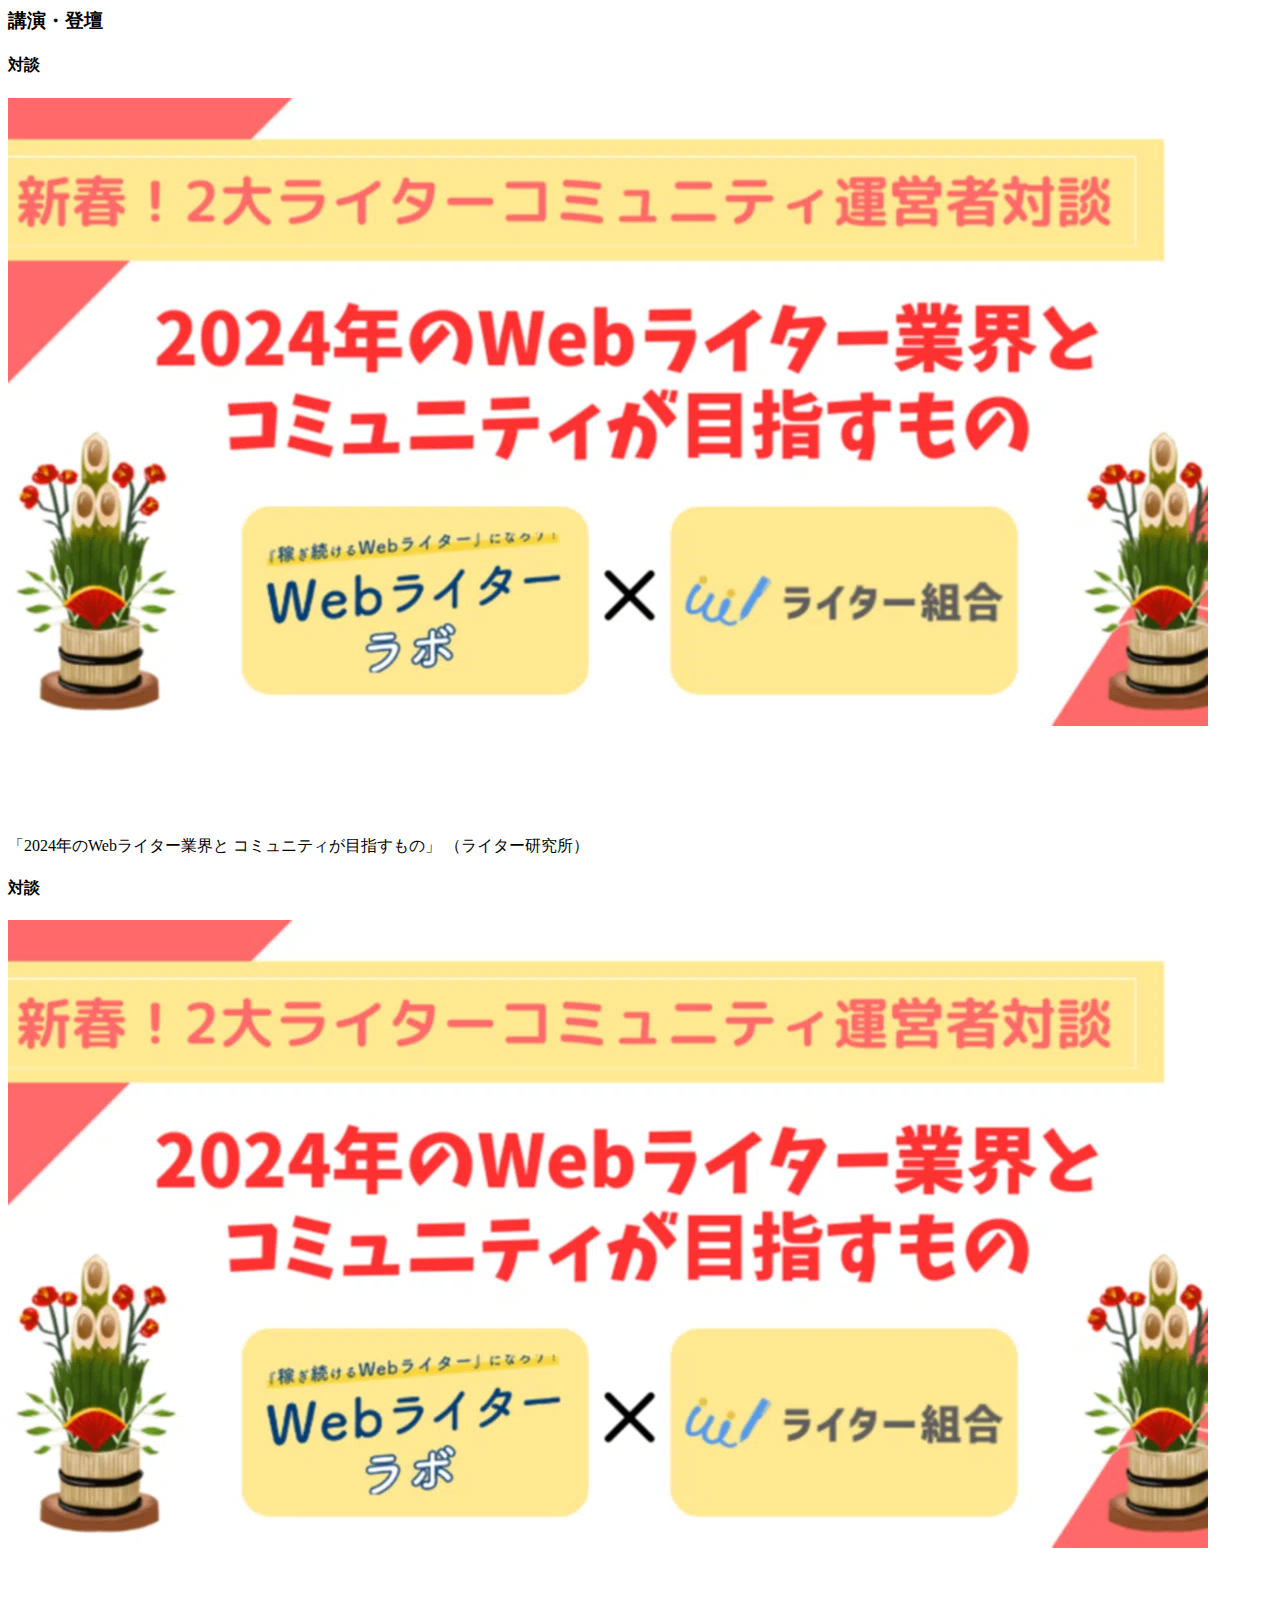
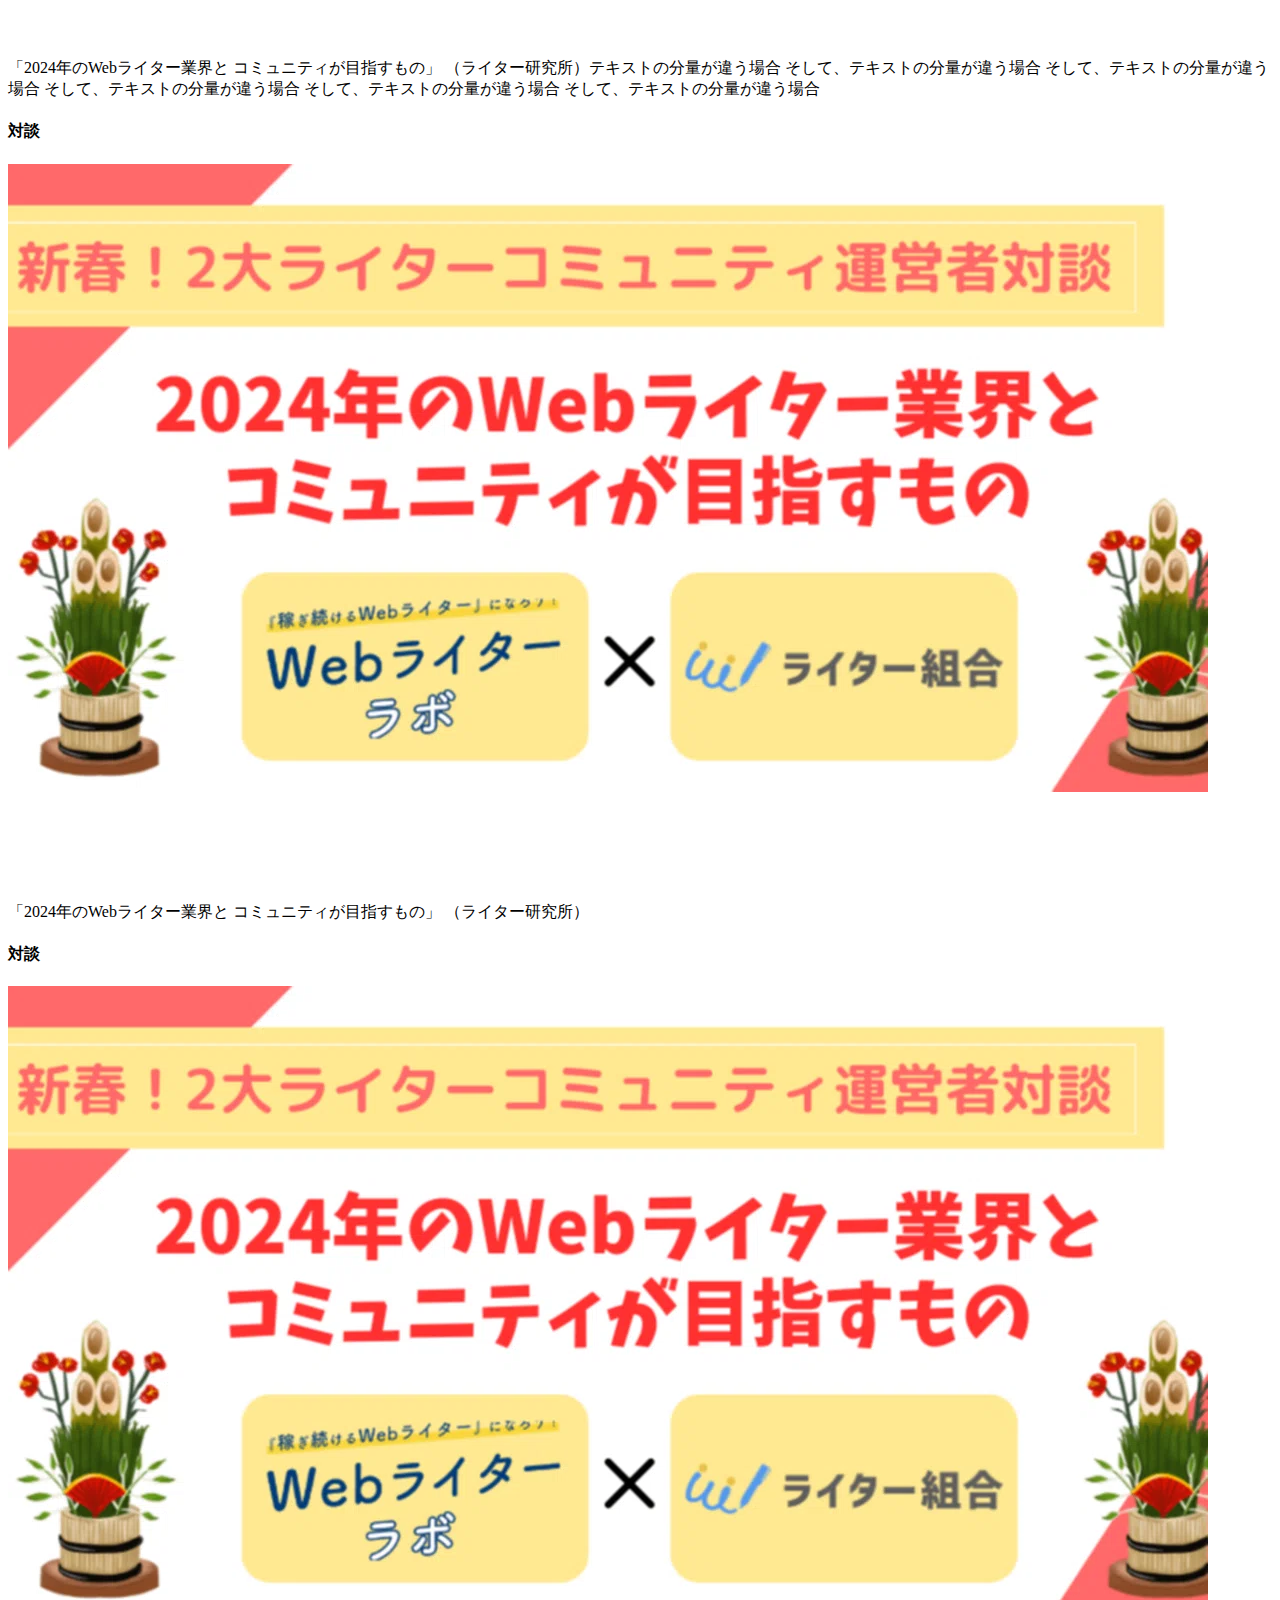
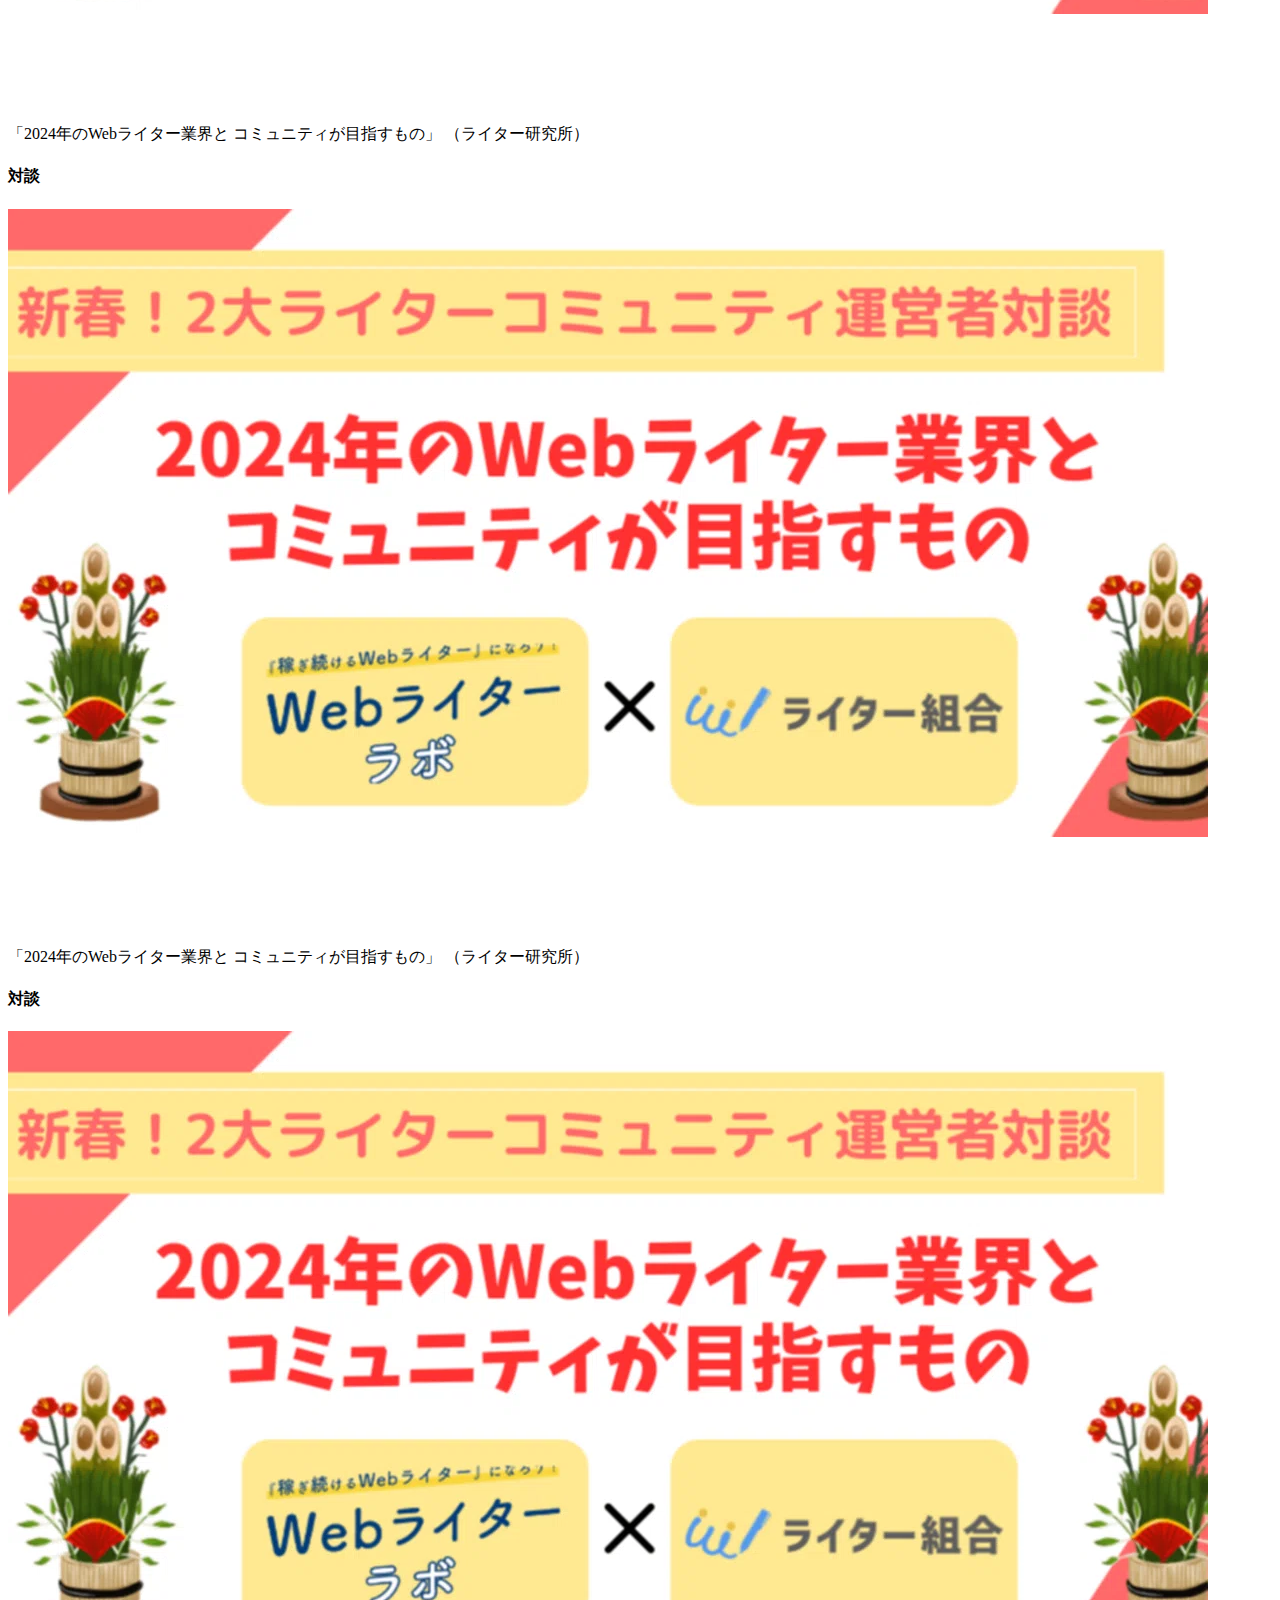
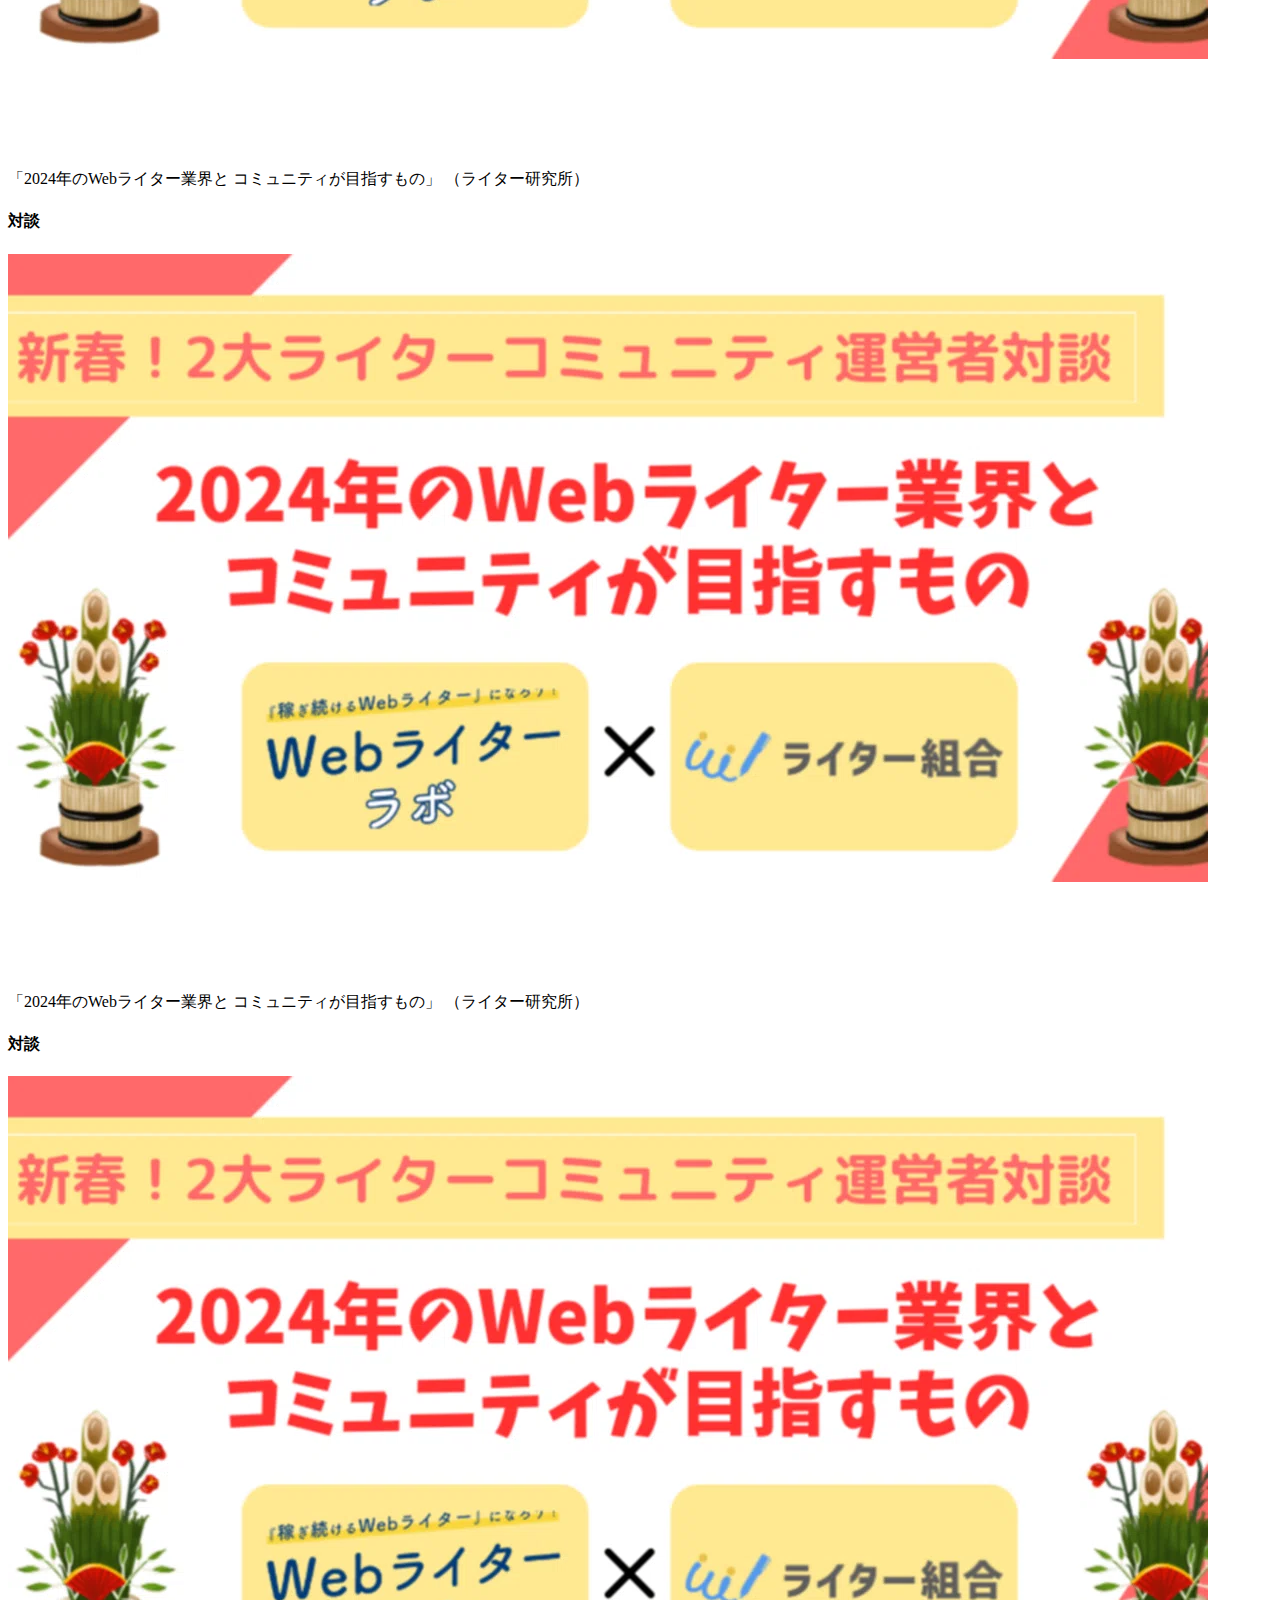
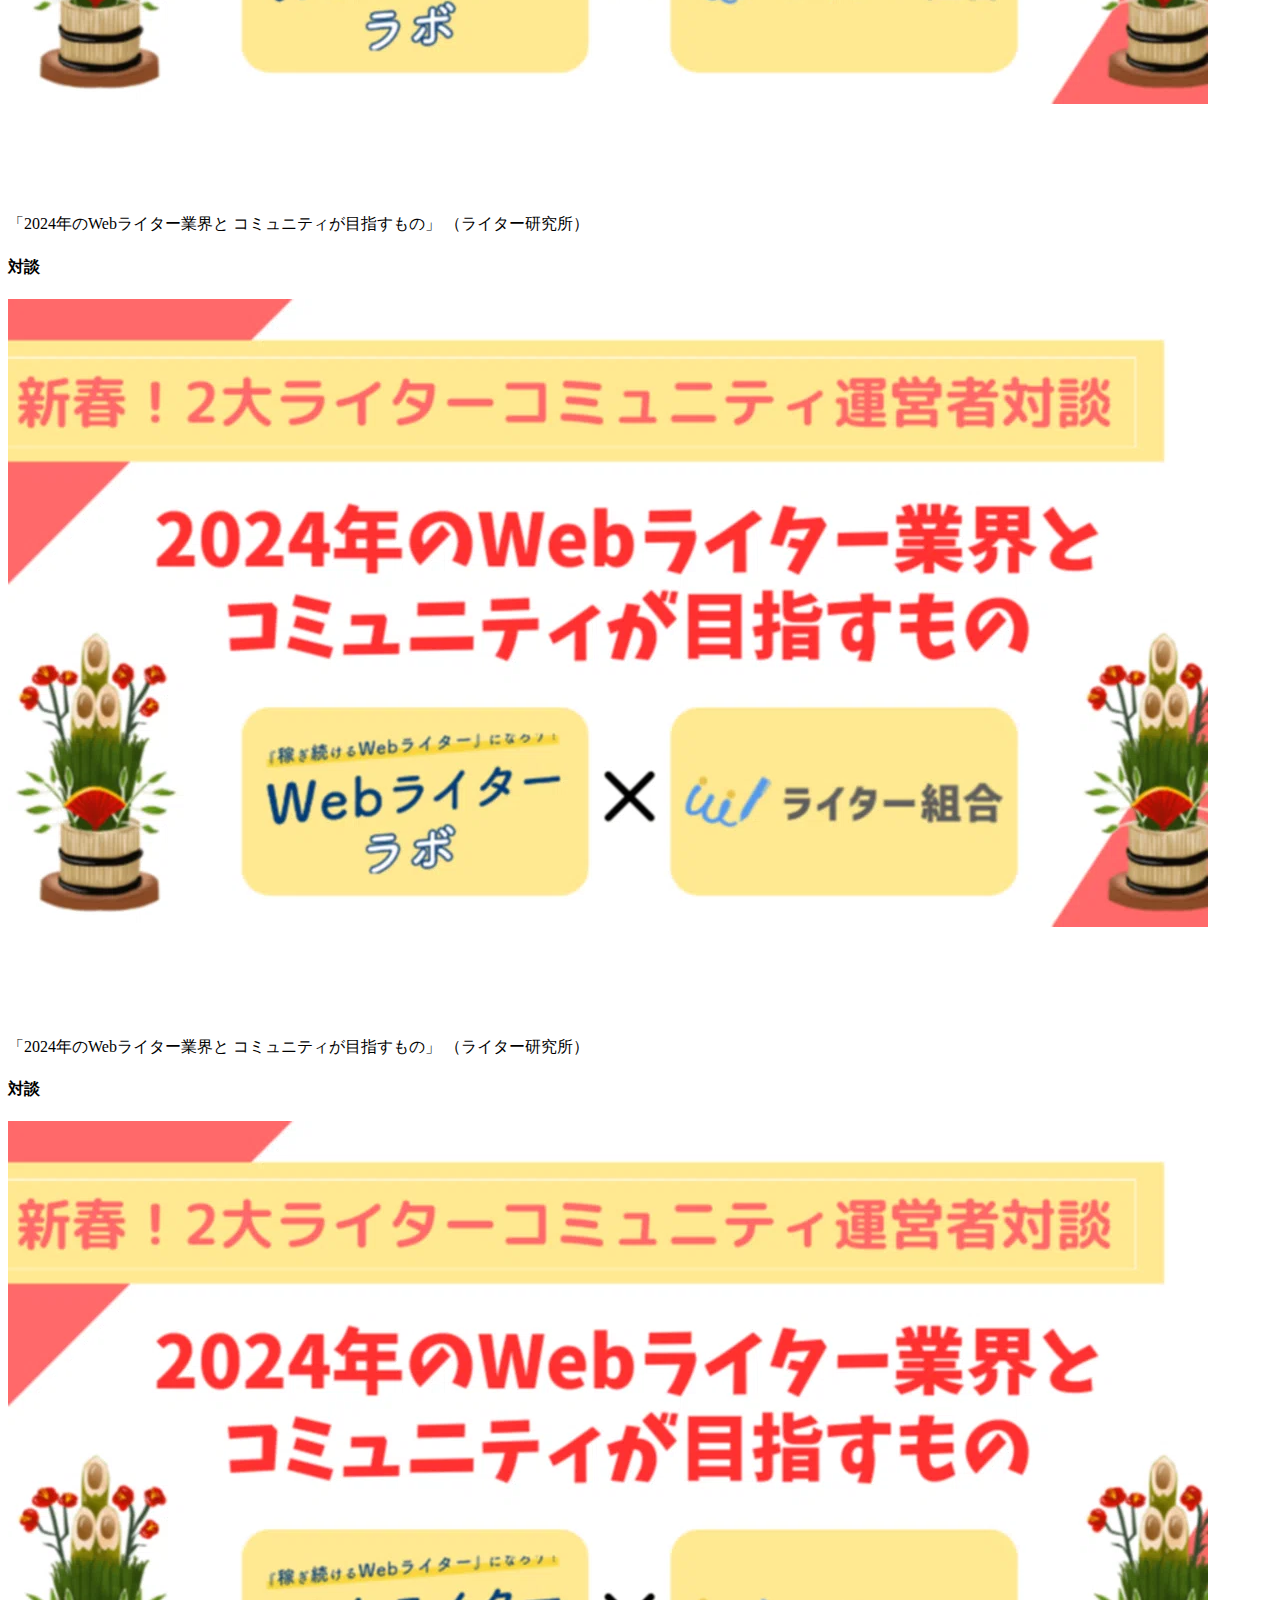
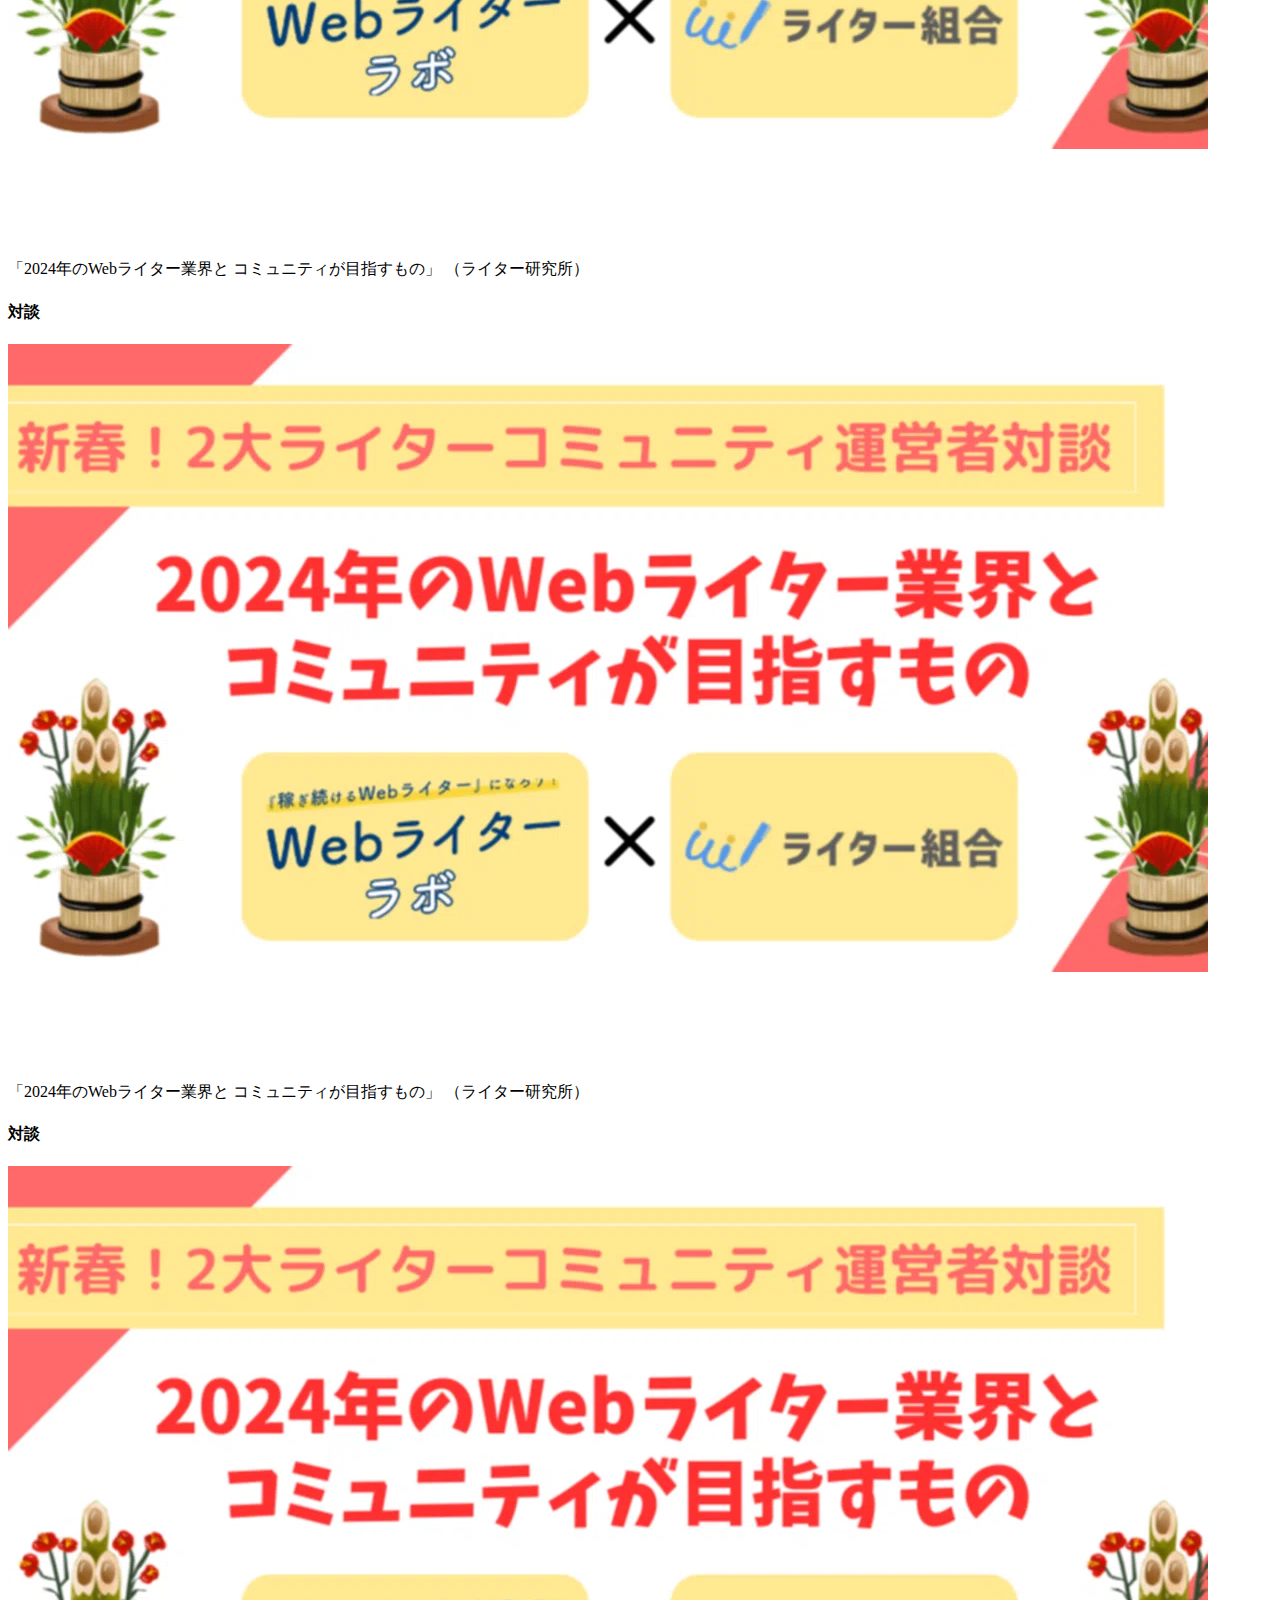
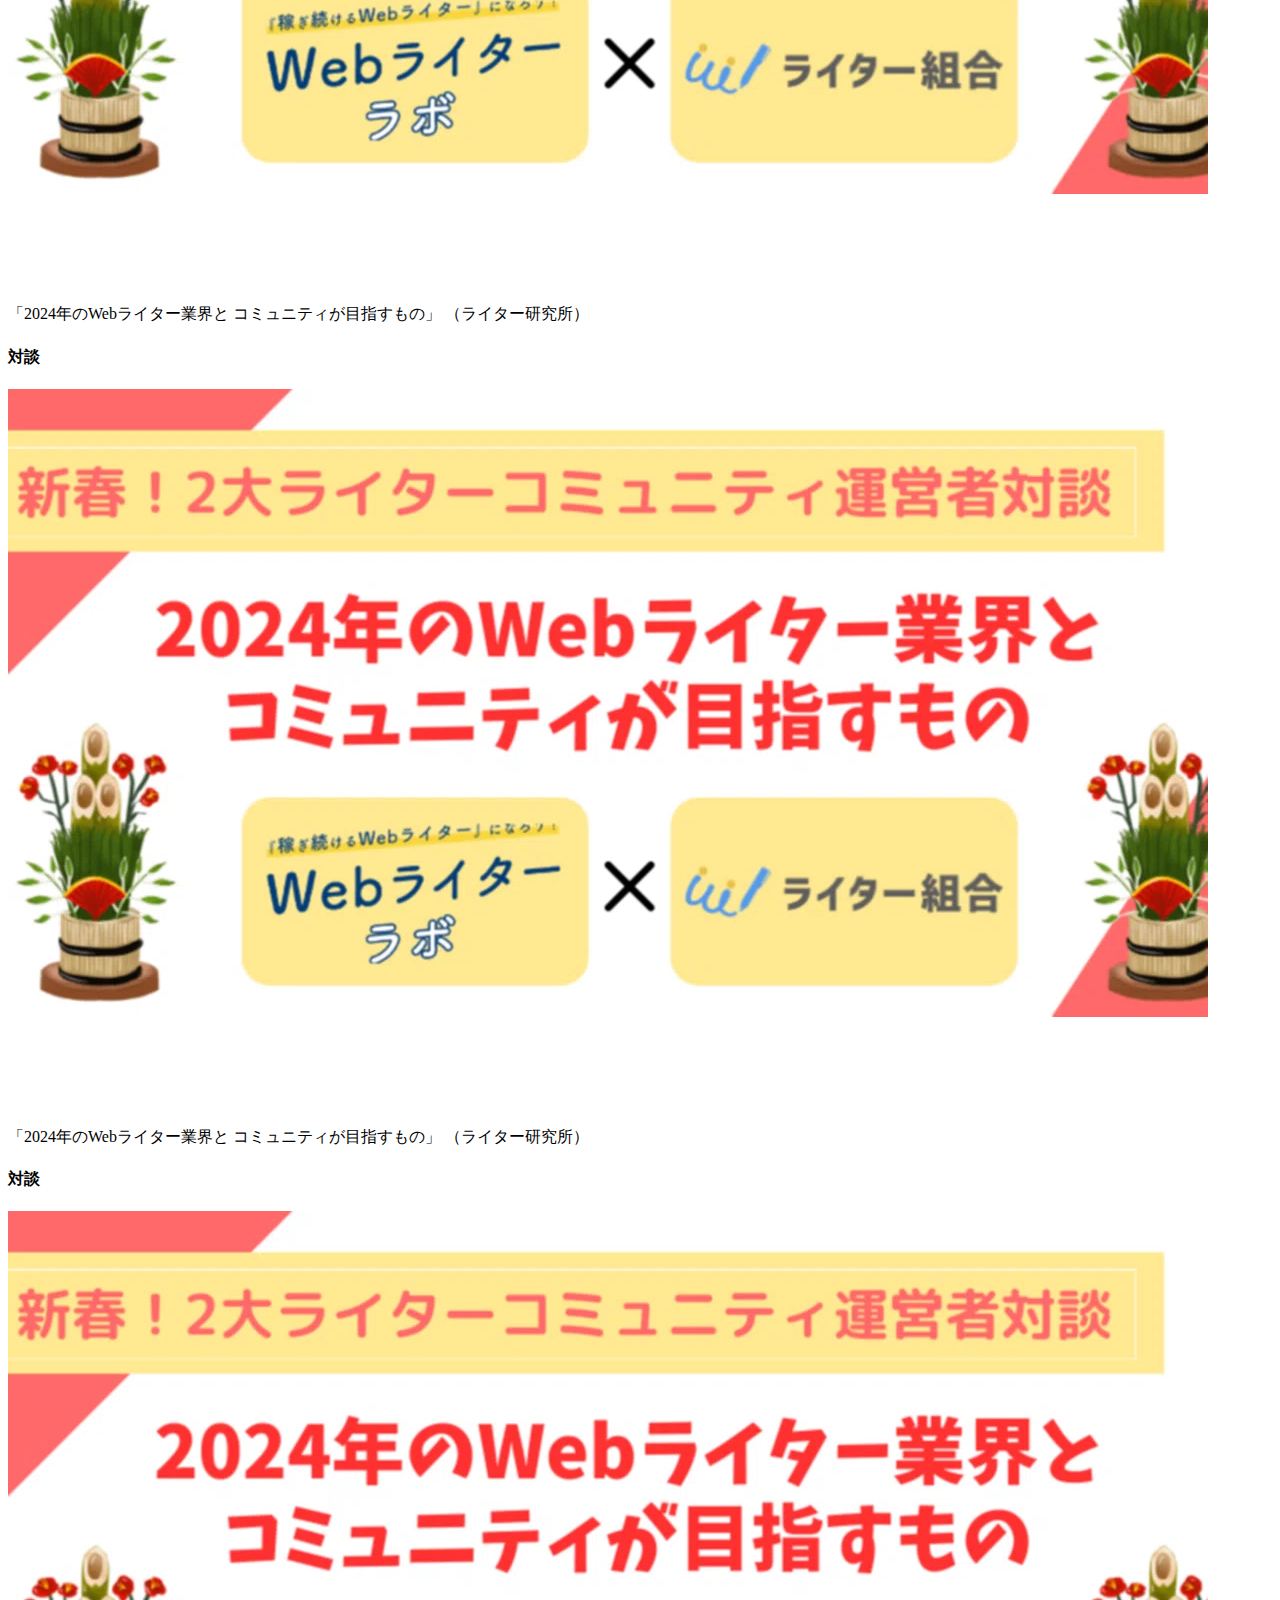
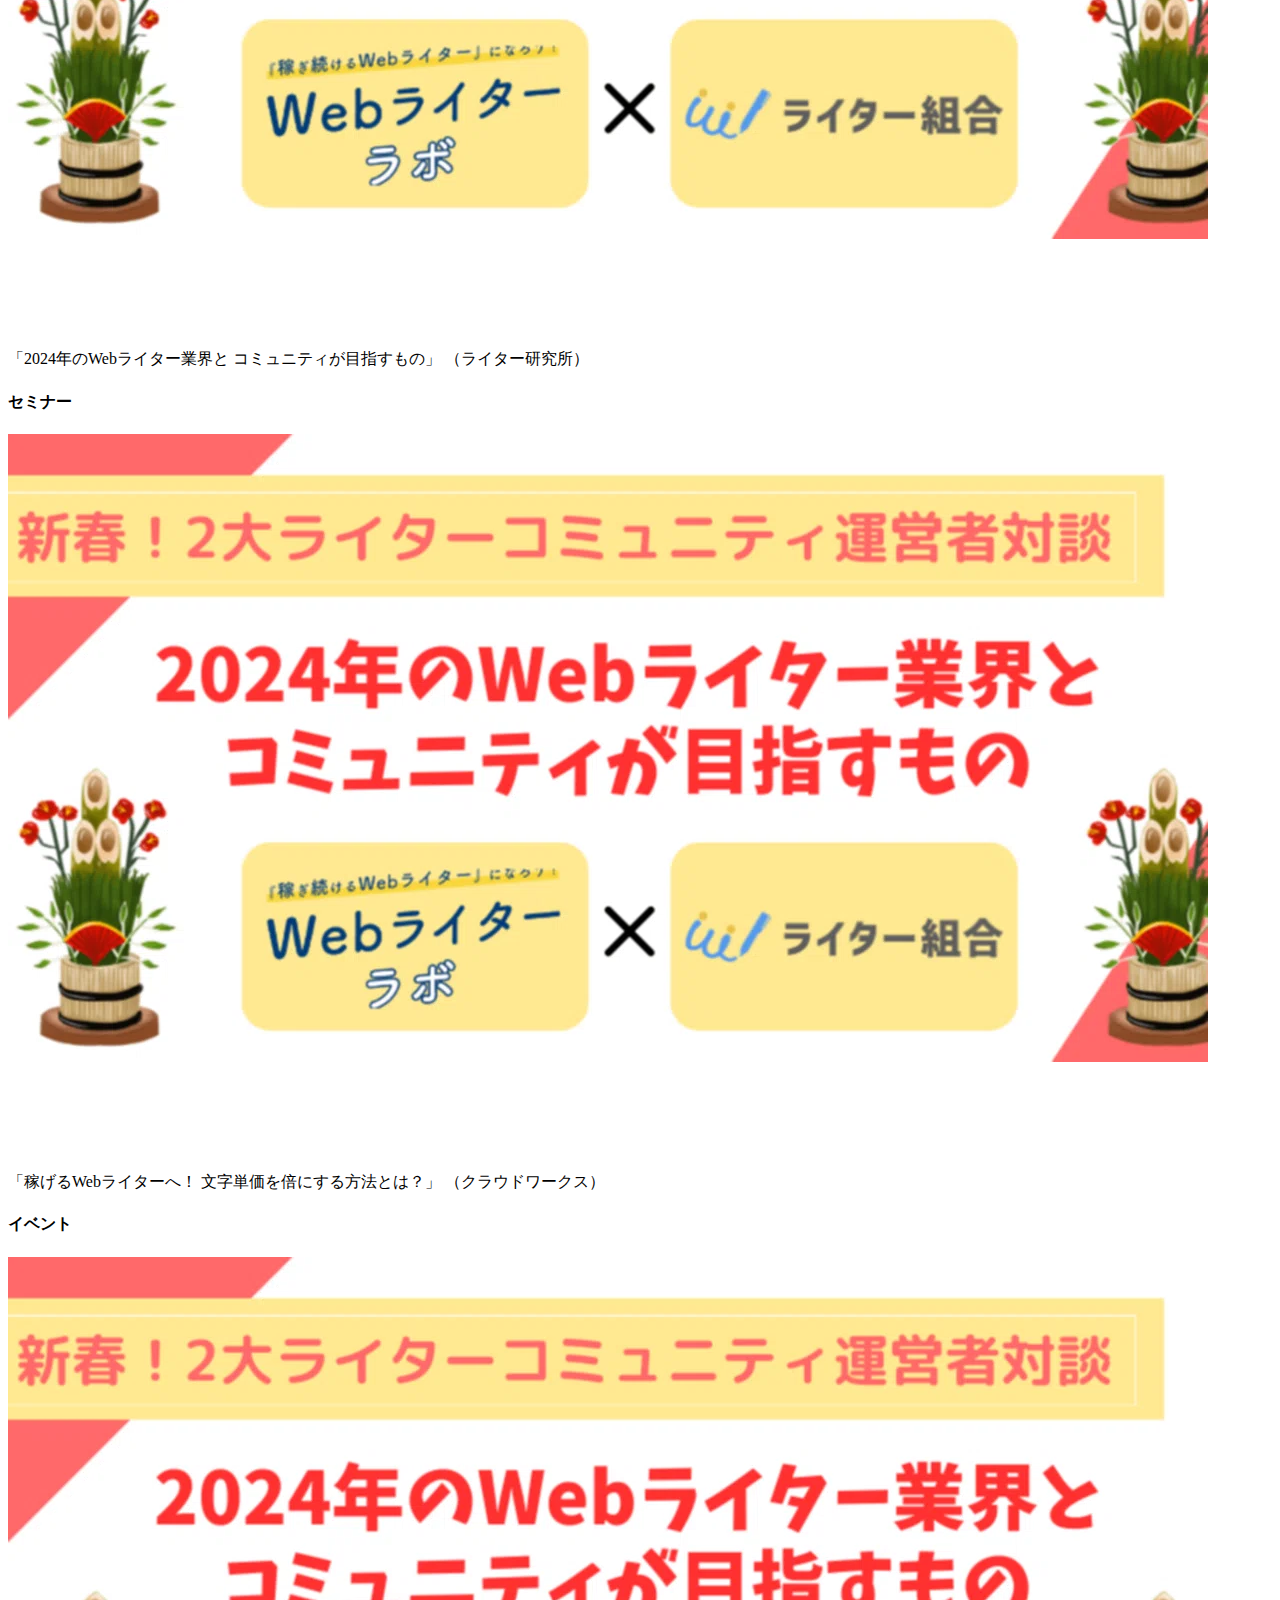
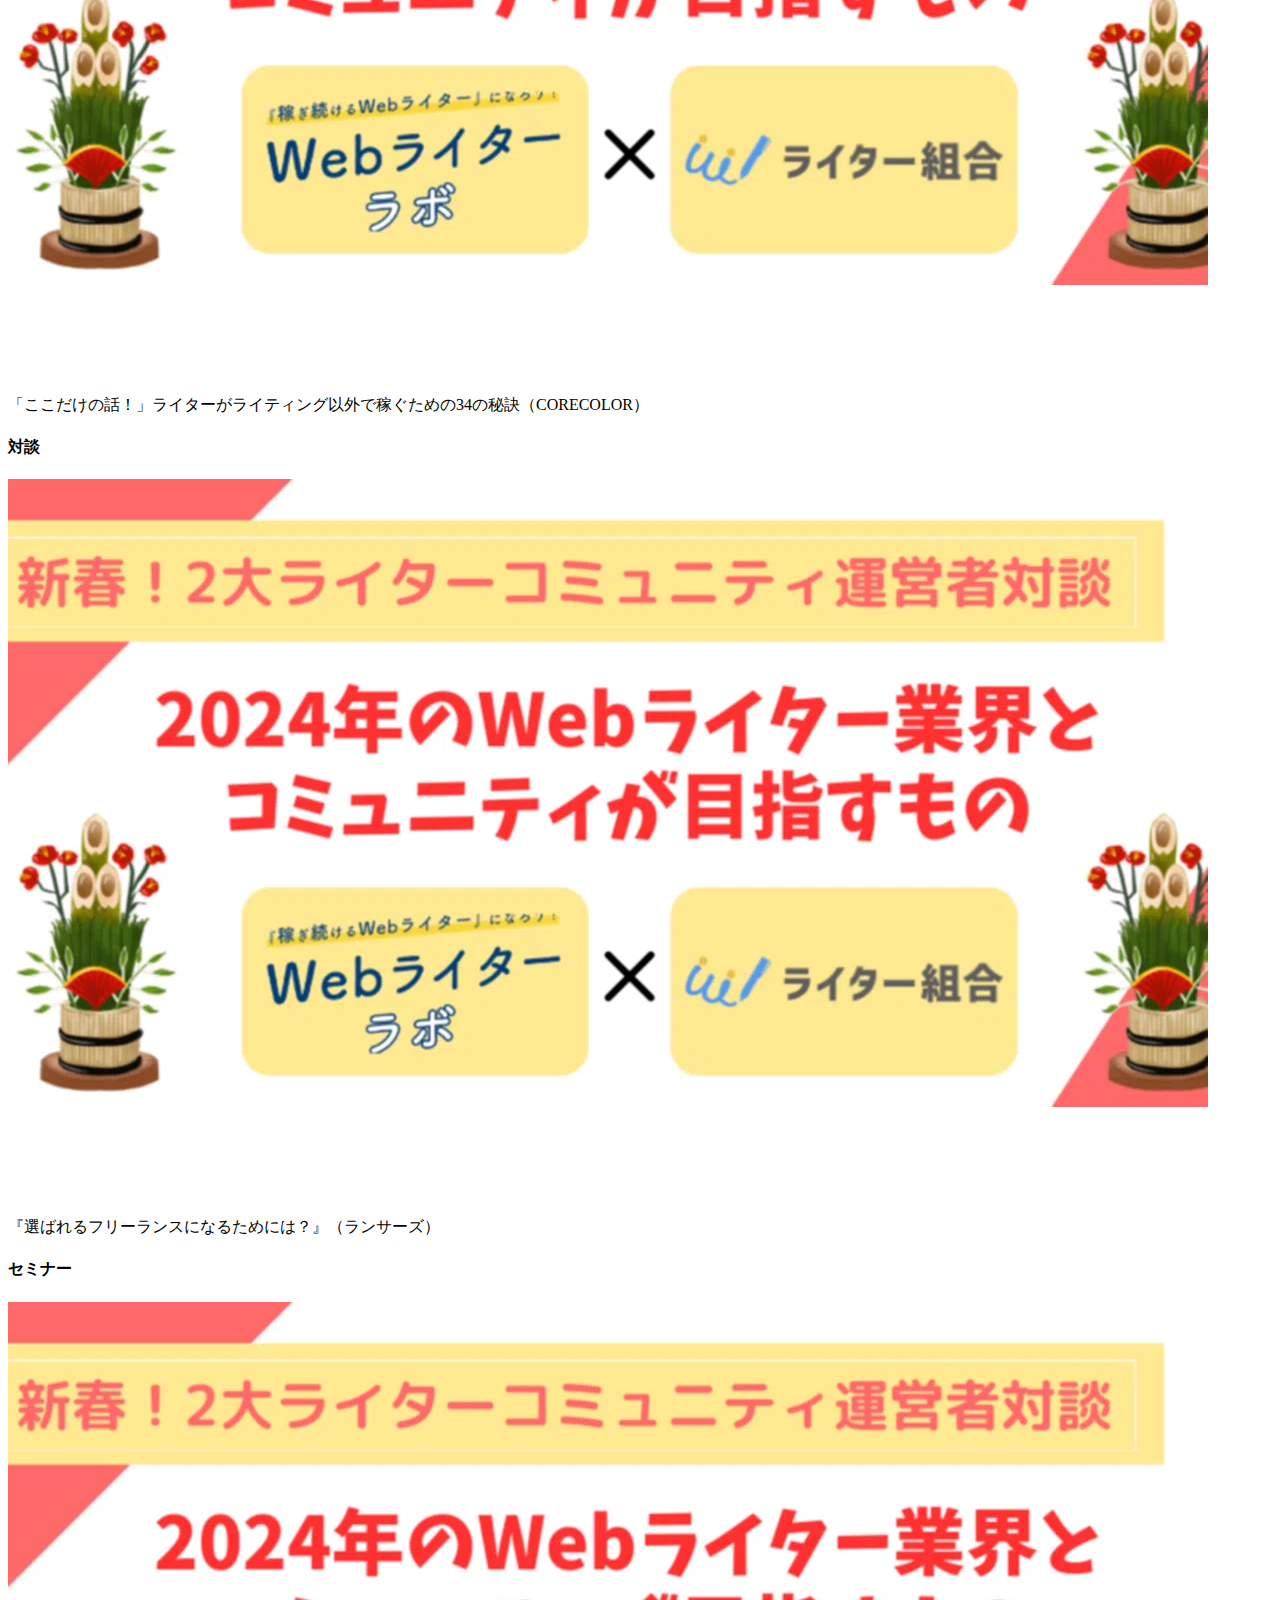
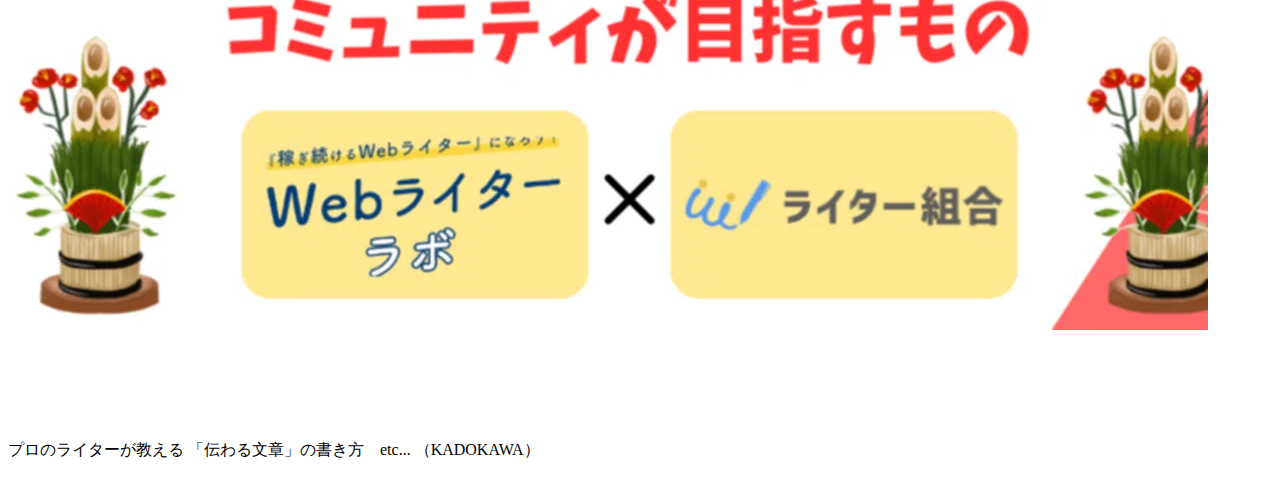
<file: swip.html>
<html>
<!-- 講演/登壇 -->
<div class="speaking-container">
    <h3 class="h3title animate">講演・登壇</h3>
    <div class="speaking-content animate">
        <div class="swiper speaking-swiper">
            <div class="swiper-wrapper">
                <div class="swiper-slide">
                    <div class="speaking-card">
                        <h4 class="speaking-title">対談</h4>
                        <img src="./Designimage/07-toudan-image03.png" alt="講演・登壇画像1" class="speaking-main-image">
                        <p>「2024年のWebライター業界と
                            コミュニティが目指すもの」
                            （ライター研究所）</p>
                    </div>
                </div>
                <!-- 講演1 -->
                <div class="swiper-slide">
                    <div class="speaking-card">
                        <h4 class="speaking-title">対談</h4>
                        <img src="./Designimage/07-toudan-image03.png" alt="講演・登壇画像1" class="speaking-main-image">
                        <p>「2024年のWebライター業界と
                            コミュニティが目指すもの」
                            （ライター研究所）テキストの分量が違う場合
                            そして、テキストの分量が違う場合
                            そして、テキストの分量が違う場合
                            そして、テキストの分量が違う場合
                            そして、テキストの分量が違う場合
                            そして、テキストの分量が違う場合</p>
                    </div>
                </div>
                <!-- 講演2 -->
                <div class="swiper-slide">
                    <div class="speaking-card">
                        <h4 class="speaking-title">対談</h4>
                        <img src="./Designimage/07-toudan-image03.png" alt="講演・登壇画像1" class="speaking-main-image">
                        <p>「2024年のWebライター業界と
                            コミュニティが目指すもの」
                            （ライター研究所）</p>
                    </div>
                </div>
                <!-- 講演3 -->
                <div class="swiper-slide">
                    <div class="speaking-card">
                        <h4 class="speaking-title">対談</h4>
                        <img src="./Designimage/07-toudan-image03.png" alt="講演・登壇画像1" class="speaking-main-image">
                        <p>「2024年のWebライター業界と
                            コミュニティが目指すもの」
                            （ライター研究所）</p>
                    </div>
                </div>
                <!-- 講演4 -->
                <div class="swiper-slide">
                    <div class="speaking-card">
                        <h4 class="speaking-title">対談</h4>
                        <img src="./Designimage/07-toudan-image03.png" alt="講演・登壇画像1" class="speaking-main-image">
                        <p>「2024年のWebライター業界と
                            コミュニティが目指すもの」
                            （ライター研究所）</p>
                    </div>
                </div>
                <!-- 講演5 -->
                <div class="swiper-slide">
                    <div class="speaking-card">
                        <h4 class="speaking-title">対談</h4>
                        <img src="./Designimage/07-toudan-image03.png" alt="講演・登壇画像1" class="speaking-main-image">
                        <p>「2024年のWebライター業界と
                            コミュニティが目指すもの」
                            （ライター研究所）</p>
                    </div>
                </div>
                <!-- 講演6 -->
                <div class="swiper-slide">
                    <div class="speaking-card">
                        <h4 class="speaking-title">対談</h4>
                        <img src="./Designimage/07-toudan-image03.png" alt="講演・登壇画像1" class="speaking-main-image">
                        <p>「2024年のWebライター業界と
                            コミュニティが目指すもの」
                            （ライター研究所）</p>
                    </div>
                </div>
                <!-- 講演7 -->
                <div class="swiper-slide">
                    <div class="speaking-card">
                        <h4 class="speaking-title">対談</h4>
                        <img src="./Designimage/07-toudan-image03.png" alt="講演・登壇画像1" class="speaking-main-image">
                        <p>「2024年のWebライター業界と
                            コミュニティが目指すもの」
                            （ライター研究所）</p>
                    </div>
                </div>
                <!-- 講演8 -->
                <div class="swiper-slide">
                    <div class="speaking-card">
                        <h4 class="speaking-title">対談</h4>
                        <img src="./Designimage/07-toudan-image03.png" alt="講演・登壇画像1" class="speaking-main-image">
                        <p>「2024年のWebライター業界と
                            コミュニティが目指すもの」
                            （ライター研究所）</p>
                    </div>
                </div>
                <!-- 講演9 -->
                <div class="swiper-slide">
                    <div class="speaking-card">
                        <h4 class="speaking-title">対談</h4>
                        <img src="./Designimage/07-toudan-image03.png" alt="講演・登壇画像1" class="speaking-main-image">
                        <p>「2024年のWebライター業界と
                            コミュニティが目指すもの」
                            （ライター研究所）</p>
                    </div>
                </div>
                <!-- 講演10 -->
                <div class="swiper-slide">
                    <div class="speaking-card">
                        <h4 class="speaking-title">対談</h4>
                        <img src="./Designimage/07-toudan-image03.png" alt="講演・登壇画像1" class="speaking-main-image">
                        <p>「2024年のWebライター業界と
                            コミュニティが目指すもの」
                            （ライター研究所）</p>
                    </div>
                </div>
                <!-- 講演11 -->
                <div class="swiper-slide">
                    <div class="speaking-card">
                        <h4 class="speaking-title">対談</h4>
                        <img src="./Designimage/07-toudan-image03.png" alt="講演・登壇画像1" class="speaking-main-image">
                        <p>「2024年のWebライター業界と
                            コミュニティが目指すもの」
                            （ライター研究所）</p>
                    </div>
                </div>
                <!-- 講演12 -->
                <div class="swiper-slide">
                    <div class="speaking-card">
                        <h4 class="speaking-title">対談</h4>
                        <img src="./Designimage/07-toudan-image03.png" alt="講演・登壇画像1" class="speaking-main-image">
                        <p>「2024年のWebライター業界と
                            コミュニティが目指すもの」
                            （ライター研究所）
                        </p>
                    </div>
                </div>
                <!-- 講演13 -->
            </div>
            <!-- 矢印 -->
            <div class="swiper-button-prev"></div>
            <div class="swiper-button-next"></div>
        </div>
    </div>
</div>

</html>

 <div class="speaking-content animate">
                    <div class="speaking-card">
                        <h4 class="speaking-title">対談</h4>
                        <img src="./Designimage/07-toudan-image03.png" alt="講演・登壇画像1" class="speaking-main-image">
                        <p>「2024年のWebライター業界と
                            コミュニティが目指すもの」
                            （ライター研究所）</p>
                    </div>

                    <div class="speaking-card">
                        <h4 class="speaking-title">セミナー</h4>
                        <img src="./Designimage/07-toudan-image03.png" alt="講演・登壇画像1" class="speaking-main-image">
                        <p>「稼げるWebライターへ！
                            文字単価を倍にする方法とは？」
                            （クラウドワークス）</p>
                    </div>

                    <div class="speaking-card">
                        <h4 class="speaking-title">イベント</h4>
                        <img src="./Designimage/07-toudan-image03.png" alt="講演・登壇画像1" class="speaking-main-image">
                        <p>「ここだけの話！」ライターがライティング以外で稼ぐための34の秘訣（CORECOLOR）</p>
                    </div>
                    <div class="speaking-card">
                        <h4 class="speaking-title">対談</h4>
                        <img src="./Designimage/07-toudan-image03.png" alt="講演・登壇画像1" class="speaking-main-image">
                        <p>『選ばれるフリーランスになるためには？』（ランサーズ）</p>
                    </div>

                    <div class="speaking-card">
                        <h4 class="speaking-title">セミナー</h4>
                        <img src="./Designimage/07-toudan-image03.png" alt="講演・登壇画像1" class="speaking-main-image">
                        <p>プロのライターが教える
                            「伝わる文章」の書き方　etc...
                            （KADOKAWA）</p>
                    </div>

                </div>
</file>
<file: css/style.css>
/* リセットCSS */
* {
    margin: 0;
    padding: 0;
    box-sizing: border-box;
}
:root {
    --main_color: #035dc4;
    --sub_color: #f0f6fd;
    --accent_color: #8ed7f2;
    --black: #333;
    --white: #fff;
    --jp_font: "Noto Sans", sans-serif;
    --eiji_font: "Josefin Sans", sans-serif;
}

html {
    scroll-behavior: smooth;
}

body {
    font-family: var(--jp_font);
    color: var(--black);
    /* background: #f8fafc; */
    line-height: 1.85;
    letter-spacing: 0.03em;
    font-size: 17px;
    /* spチェック */
    overflow-x: hidden;
}

h1,
h2,
h3,
h4,
h5,
h6 {
    font-family: var(--jp_font);
    font-weight: 700;
    color: var(--black);
    letter-spacing: 0.04em;
}

h1 {
    font-size: 2.4rem;
}
h2 {
    font-size: 2rem;
}
h3 {
    font-size: 1.4rem;
}
p {
    margin-bottom: 1.2em;
}
a {
    color: var(--main_color);
    text-decoration: none;
    transition: color 0.2s;
}

/* 改行 */
.pcbr {
    display: block;
}
.spbr {
    display: none;
}
@media screen and (max-width: 768px) {
    .pcbr {
        display: none;
    }
    .spbr {
        display: block !important;
    }
}

/* h2タイトル */
.h2title {
    font-size: 2rem;
    text-align: center;
    margin-bottom: 2rem;
    color: var(--main_color);
    font-family: var(--eiji_font);
    letter-spacing: 1rem;
    font-weight: normal;
    display: flex;
    justify-content: center;
    flex-direction: column;
    line-height: 1.5;
    text-transform: uppercase;
}
.subtitle {
    font-size: 13px;
}
.h2title::after {
    content: "";
    background-image: url(../images/marker.png);
    background-size: 100%;
    background-repeat: no-repeat;
    display: block;
    width: 170px;
    height: 16px;
    margin: 0 auto;
    /* margin-top: 8px; */
}

#talks .h2title {
    letter-spacing: 0.5rem;
}

/* h3 */
.h3title {
    color: var(--main_color);
    text-align: center;
    font-size: 1.625rem;
    letter-spacing: 1rem;
    line-height: 1;
    margin-bottom: 2rem;
}
.h3title span {
    font-size: 1rem;
    letter-spacing: 4px;
}

@media screen and (max-width: 768px) {
    .h3title {
        letter-spacing: 0.2rem;
        margin-bottom: 1rem;
        font-size: 1.3rem;
    }
    .h2title {
        font-size: 1.8rem;
    }
}

/* btn */
.linkbtn {
    color: var(--main_color);
    text-decoration: none;
    transition: color 0.2s;
    font-size: 1rem;
    box-shadow:
        inset -5px -5px 10px 0px #ffffff80,
        inset 5px 5px 10px 0px #d0d0d04d,
        -1px 5px 10px 0px #d0d0d04d;
    padding: 1rem 6rem;
    border-radius: 50px;
    transition: all 0.5s;
    background-color: var(--white);
    display: inline-block;
}

.linkbtn:hover {
    box-shadow:
        inset -5px -5px 10px 0px #ffffff80,
        inset 5px 5px 10px 0px #6060604d,
        -1px 5px 10px 0px #d0d0d04d;
    color: #6096d3;
}

/* 共通スタイル */
.cardDesign {
    border-radius: 20px;
    border: solid 1px var(--main_color);
    background-color: var(--white);
    position: relative;
}

.cardDesign::after {
    content: "";
    position: absolute;
    border: solid 1px var(--main_color);
    background-color: var(--white);
    border-radius: 20px;
    width: 100%;
    height: 100%;
    top: 15px;
    left: 15px;
    z-index: -1;
}

@media screen and (max-width: 768px) {
    .cardDesign::after {
        width: calc(100% - 15px);
        height: 100%;
        top: 7px;
        left: 18px;
    }
}

.cardDesign::before {
    content: "";
    background-image: url(../images/pin.png);
    background-size: 100%;
    background-repeat: no-repeat;
    display: block;
    width: 30px;
    height: 40px;
    margin: 0 auto;
    position: absolute;
    z-index: 10;
    top: -28px;
    left: 48%;
}

/* .media-divider,
.interview-company-text-area {
    max-width: 600px;
    width: 90%;
    margin: auto;
} */

/* 共通コンテナ */
.mission-container,
.service-container,
.talks-container,
.message-container,
.company-container,
.contact-container,
#interview-company,
#interview-personal,
.interview-personal-container,
#web-writing {
    max-width: 900px;
    margin: auto;
    width: 100%;
    padding: 0 1rem;
}

.interview-content {
    max-width: 600px;
    margin: auto;
    width: 80%;
    /* padding: 0 1rem; */
    position: relative;
}

.message-container {
    padding: 2rem 1rem;
}

.mybook-content,
.media-container,
.speaking-container,
#interview-famous,
#interview-company,
#interview-personal,
#book-writing,
#web-writing,
.interview-container {
    padding: 4rem 0;
}

@media screen and (max-width: 768px) {
    .mybook-content,
    .speaking-container,
    #interview-famous,
    #interview-personal,
    #book-writing {
        padding: 2rem 0;
    }
    #interview-company,
    .media-container {
        padding: 0;
        padding-top: 2rem;
    }
    #web-writing,
    .interview-container {
        padding: 2rem 1rem;
    }
    #interview-personal {
        padding: 0;
        padding-top: 5rem;
    }
}

/* ヒーローセクション */
#hero {
    height: calc(100vh - 40px);
    background-image: url("../images/houganbk.png");
    background-size: 40px 40px;
    background-position: center;
    background-repeat: repeat;
}

.logo-img {
    width: 35px;
    height: 35px;
    min-width: 35px;
    object-fit: contain;
}

.hero-container {
    width: 100%;
    height: 100%;
    position: relative;
}
h1 {
    position: relative;
    text-align: center;
}
h1::before {
    content: "";
    background-image: url(../images/service5.svg);
    background-size: 100%;
    background-repeat: no-repeat;
    display: block;
    width: 260px;
    height: 240px;
    position: absolute;
    top: 0;
    left: 85%;
    z-index: -1;
}

/* キャッチフレーズセクション */
.catchphrase-section {
    position: absolute;
    top: 50%;
    left: 50%;
    transform: translate(-50%, -50%);
    width: 85%;
    max-width: 1000px;
    z-index: 10;
}

@media screen and (max-width: 980px) {
    h1::before {
        top: 100%;
        left: 70%;
    }
}

@media screen and (max-width: 768px) {
    .catchphrase-section {
        top: 38%;
    }
    h1::before {
        top: 100%;
    }
}

.catchphrase {
    font-size: 38px;
    font-weight: bold;
    color: var(--black);
    text-align: center;
    line-height: 1.5;
    letter-spacing: 0.05em;
}
.catchphrase::after {
    content: "";
    background-image: url(../images/marker.png);
    background-size: 100%;
    background-repeat: no-repeat;
    display: block;
    max-width: 380px;
    height: 26px;
    margin: 0 auto;
    margin-top: 8px;
}

/* ミッションセクション */

.mission-text {
    font-size: 1rem;
    line-height: 2;
    color: var(--black);
    margin-bottom: 35px;
    letter-spacing: 0.05em;
    text-align: center;
}
.mission-image {
    margin: auto;
    width: 280px;
}

.mission-emphasis {
    font-size: 1rem;
    font-weight: bold;
    line-height: 2;
    color: var(--black);
    margin-bottom: 25px;
    letter-spacing: 0.05em;
    text-align: center;
}

@media screen and (max-width: 768px) {
    .mission-text {
        text-align: left !important;
    }
    .mission-emphasis {
        text-align: left !important;
    }
}

/* サービスセクション */
#service {
    background-color: var(--sub_color);
}

.service-name {
    font-size: 24px;
    color: var(--main_color);
    letter-spacing: 0.05em;
}

.service-item {
    display: flex;
    align-items: center;
    margin-bottom: 60px;
    padding: 0;
}

.service-content {
    flex: 1;
    max-width: 600px;
}

.service-number {
    font-family: var(--eiji_font);
    font-size: 48px;
    color: var(--main_color);
    line-height: 1;
    margin-bottom: 0;
    letter-spacing: 0.01em;
    font-style: italic;
}

.service-image {
    flex: 1;
    max-width: 500px;
}

.service-image img {
    width: 100%;
    height: auto;
    object-fit: contain;
    aspect-ratio: 16 / 7;
}

/* 登壇・出版セクション */
/* 著　書 */
.titleArea {
    text-align: center;
    padding-top: 3rem;
}
.media-container .titleArea {
    padding-top: 0;
}

/* .media-container {
    background-color: var(--white);
    border: solid 1px var(--main_color);
    border-radius: 20px;
    position: relative;
    overflow: visible;
} */
/* .media-container::before {
    content: "";
    background-image: url(../images/pin.png);
    background-size: 100%;
    background-repeat: no-repeat;
    display: block;
    width: 30px;
    height: 40px;
    margin: 0 auto;
    position: absolute;
    z-index: 10;
    top: -19px;
    left: 50%;
    transform: translateX(-50%);
} */
/* .media-container::after {
    content: "";
    position: absolute;
    background-color: var(--white);
    border: solid 1px var(--main_color);
    border-radius: 20px;
    width: 100%;
    height: 100%;
    top: -10px;
    left: -10px;
    z-index: -1;
} */

.mybook-content .h3title {
    position: relative;
    display: inline-block;
    background-color: var(--white);
    padding: 4px;
}
.mybook-content .h3title::after {
    content: "";
    background-image: url(../images/book.svg);
    background-size: 100%;
    background-repeat: no-repeat;
    display: block;
    width: 100px;
    height: 137px;
    position: absolute;
    top: -100px;
    left: -90%;
    z-index: -1;
}
.mybook-item {
    display: flex;
    align-items: center;
    gap: 28px;
    padding: 2rem 1rem;
    border-bottom: solid 1px var(--sub_color);
}
.mybook-book-image {
    max-width: 180px;
}

/* 書籍・メディア掲載 */
.media-box {
    padding: 0 1rem;
}
.media-wrapper {
    position: relative;
}
.media-wrapper::after {
    content: "";
    background-image: url(../images/media.svg);
    background-size: 100%;
    background-repeat: no-repeat;
    display: block;
    width: 200px;
    height: 148px;
    margin: 0 auto;
    position: absolute;
    top: -50%;
    left: 50%;
}

.interview-wrapper {
    position: relative;
}
.interview-wrapper::after {
    content: "";
    background-image: url(../images/interview.svg);
    background-size: 100%;
    background-repeat: no-repeat;
    display: block;
    width: 160px;
    height: 177px;
    margin: 0 auto;
    position: absolute;
    top: auto;
    bottom: -70%;
    transform: scalex(-1);
}

@media screen and (max-width: 768px) {
    h1::before {
        left: 50%;
        transform: translateX(-50%);
    }
    .mybook-item {
        gap: 8px;
        flex-direction: column;
        padding: 2rem 1rem 4rem;
    }
    .mybook-book-info {
        text-align: center;
    }
    .interview-image img {
        width: 80px !important;
        height: 80px !important;
    }

    .media-wrapper::after {
        top: -132px;
        left: 34%;
        width: 174px;
        height: 128px;
    }
    .interview-wrapper::after {
        bottom: -153px;
        width: 140px;
        height: 150px;
    }
}
/* 実績セクション */
#works {
    background-image: url("../images/houganbk.png");
    background-size: 40px 40px;
    background-position: center;
    background-repeat: repeat;
}
/*
.works-container {
    max-width: 900px;
    margin: 0 auto;
} */

.works-title {
    text-align: left;
    margin-bottom: 50px;
}

.works-title img {
    max-width: 420px;
    height: auto;
    filter: drop-shadow(0 4px 8px rgba(0, 0, 0, 0.1));
}

.works-category-title {
    font-size: 32px;
    font-weight: bold;
    color: var(--black);
    position: relative;
    letter-spacing: 0.1em;
}

.works-category-title::after {
    content: none;
}

.works-title-block {
    display: inline-flex;
    flex-direction: column;
    align-items: center;
}

.works-wave {
    width: 100%;
    min-width: 120px;
    margin: 0 auto 30px auto;
    display: flex;
    justify-content: center;
}
.works-wave svg {
    display: block;
}

.works-content {
    max-width: 1000px;
    margin: 0 auto;
    background: #f0f6fd;
    padding: 50px;
    border-radius: 20px;
    box-shadow: 0 10px 40px rgba(0, 0, 0, 0.08);
    margin-bottom: 40px;
}

.works-content:last-child {
    margin-bottom: 0;
}

.works-item:last-child {
    margin-bottom: 0;
}

.works-book-container {
    position: relative;
    flex-shrink: 0;
}
.works-ase-icon {
    position: absolute;
    top: -38px;
    left: -38px;
    width: 55px;
    height: 55px;
    z-index: 2;
}

.works-book-info {
    flex: 1;
    padding-top: 25px;
}

.works-book-title {
    font-size: 24px;
    font-weight: bold;
    color: var(--black);
    margin-bottom: 25px;
    line-height: 1.5;
    letter-spacing: 0.05em;
}

.works-book-details {
    font-size: 17px;
    line-height: 1.9;
    color: #4a5568;
    margin-bottom: 25px;
    letter-spacing: 0.05em;
}

.works-detail-link {
    font-size: 17px;
    color: var(--main_color);
    text-decoration: none;
    font-weight: bold;
    border-bottom: 2px solid var(--main_color);
    padding-bottom: 3px;
    transition: all 0.3s ease;
    letter-spacing: 0.05em;
}

.works-detail-link:hover {
    color: var(--main_color);
    border-bottom-color: var(--main_color);
    transform: translateX(5px);
}

.logo-text {
    font-size: 18px;
    font-weight: bold;
}

/* レスポンシブ対応 */
@media (max-width: 1024px) {
    #hero {
        padding: 30px 40px;
    }

    .logo-icon {
        font-size: 24px;
        width: 35px;
        height: 35px;
    }

    #mission {
        padding: 60px 40px;
    }

    .mission-title img {
        max-width: 300px;
    }
    .mission-emphasis {
        font-size: 18px;
    }

    #service {
        padding: 60px 40px;
    }

    .service-title img {
        max-width: 300px;
    }

    .service-item {
        gap: 40px;
        margin-bottom: 60px;
    }

    .service-number {
        font-size: 60px;
    }

    .service-name {
        font-size: 24px;
    }

    .service-description {
        font-size: 16px;
    }

    #works {
        padding: 60px 40px;
    }

    .works-title img {
        max-width: 300px;
    }

    .works-content {
        padding: 30px;
    }

    .works-book-image {
        width: 160px;
        height: 220px;
    }

    .works-book-title {
        font-size: 20px;
    }
}

@media (max-width: 768px) {
    #hero {
        padding: 20px 25px;
    }

    .catchphrase-section {
        width: 90%;
    }

    .logo-text {
        font-size: 16px;
    }

    .logo-icon {
        font-size: 20px;
        width: 30px;
        height: 30px;
    }

    #mission {
        padding: 40px 25px;
    }

    .mission-title {
        text-align: center;
        margin-bottom: 40px;
    }

    .mission-title img {
        max-width: 250px;
    }

    /* .mission-content {
        margin-left: 0;
    } */

    /* .mission-text {
        font-size: 15px;
        line-height: 1.8;
        text-align: center;
    } */

    .mission-emphasis {
        font-size: 16px;
        line-height: 1.8;
        text-align: center;
    }

    #service {
        padding: 40px 25px;
    }

    .service-title {
        text-align: center;
        margin-bottom: 50px;
    }

    .service-title img {
        max-width: 250px;
    }

    .service-item {
        flex-direction: column !important;
        gap: 30px;
        margin-bottom: 50px;
        text-align: center;
    }

    .service-content {
        max-width: 100%;
    }

    .service-number {
        font-size: 48px;
    }

    .service-name {
        font-size: 20px;
    }

    .service-description {
        font-size: 15px;
    }

    .service-image {
        max-width: 400px;
    }

    .service-image img {
        height: 250px;
    }

    #works {
        padding: 40px 25px;
    }

    .works-title {
        text-align: center;
        margin-bottom: 40px;
    }

    .works-title img {
        max-width: 250px;
    }

    .works-content {
        padding: 25px;
    }

    /* .works-item {
        flex-direction: column;
        align-items: center;
        text-align: center;
    } */

    .works-book-container {
        margin-bottom: 20px;
    }

    .works-book-image {
        width: 140px;
        height: 200px;
    }

    .works-category-title {
        font-size: 20px;
    }

    .works-book-title {
        font-size: 18px;
    }

    .works-book-details {
        font-size: 15px;
    }
}

@media (max-width: 480px) {
    .logo-icon {
        font-size: 18px;
        width: 28px;
        height: 28px;
    }

    #mission {
        padding: 30px 20px;
    }

    .mission-title img {
        max-width: 200px;
    }

    /* .mission-text {
        font-size: 14px;
        margin-bottom: 25px;
    } */

    .mission-emphasis {
        font-size: 15px;
        margin-bottom: 15px;
    }

    #service {
        padding: 30px 20px;
    }

    .service-title img {
        max-width: 200px;
    }

    .service-item {
        margin-bottom: 40px;
    }

    .service-number {
        font-size: 40px;
    }

    .service-name {
        font-size: 18px;
    }

    .service-description {
        font-size: 14px;
    }

    .service-image {
        max-width: 100%;
    }

    .service-image img {
        height: 200px;
    }

    #works {
        padding: 30px 20px;
    }

    .works-title img {
        max-width: 200px;
    }

    .works-content {
        padding: 20px;
    }

    .works-book-image {
        width: 120px;
        height: 170px;
    }

    .works-ase-icon {
        width: 30px;
        height: 30px;
    }

    .works-category-title {
        font-size: 18px;
    }

    .works-book-title {
        font-size: 16px;
    }

    .works-book-details {
        font-size: 14px;
    }
}
/* メディア */

.media-header {
    margin-bottom: 48px;
    text-align: center;
}
.media-title-wrapper {
    display: flex;
    align-items: center;
    gap: 24px;
    justify-content: center;
}
.media-icon {
    width: 64px;
    height: 64px;
    border-radius: 16px;
    box-shadow: 0 4px 16px rgba(0, 0, 0, 0.1);
    background: #fff;
    object-fit: cover;
}
.media-title-block {
    display: flex;
    flex-direction: column;
    align-items: flex-start;
}
.media-title {
    font-size: 2.2rem;
    font-weight: bold;
    color: var(--black);
    margin-bottom: 0;
    letter-spacing: 0.08em;
}
.media-wave {
    width: 220px;
    margin: 0 0 0 0;
}
.media-images {
    display: flex;
    justify-content: center;
    align-items: center;
    flex-wrap: wrap;
    gap: 24px;
}
.media-images {
    padding-bottom: 0.5rem;
    padding-top: 1rem;
}
.media-image-container img {
    max-width: 110px;
    width: 100%;
    height: auto;
}

.media-image-text {
    font-size: 1.6rem;
    font-weight: bold;
    color: #111;
    letter-spacing: 0.04em;
}

.media-content {
    padding: 40px 48px;
    max-width: 1000px;
    margin: 0 auto;
}

.media-list {
    list-style: none;
    padding: 0;
    margin: 0;
}

.media-link {
    color: #000;
    text-decoration: underline;
    font-weight: 500;
    transition: color 0.2s;
}
.media-link:hover {
    color: var(--main_color);
}
.media-summary {
    font-size: 1rem;
    color: #4a5568;
    margin-top: 18px;
    margin-left: 24px;
}

/* 講演・登壇セクション */
.speaking-container {
    max-width: 100%;
    margin: 0 auto;
}

.speaking-content {
    position: relative;
}

.speaking-content::after {
    content: "";
    background-image: url(../images/speaking.svg);
    background-size: 100%;
    background-repeat: no-repeat;
    display: block;
    width: 150px;
    height: 113px;
    position: absolute;
    transform: scale(-1, 1);
    z-index: 2;
}

.speaking-title {
    font-size: 21px;
    text-align: center;
    color: var(--main_color);
    letter-spacing: 0.5rem;
}

.speaking-content .swiper-horizontal {
    padding: 1rem;
}

.speaking-card {
    background: var(--white);
    color: var(--black);
    border: solid 1px var(--main_color);
    border-radius: 20px;
    padding: 1rem 1rem 1.7rem;
    line-height: 1.3;
    transition: all 0.3s ease;
    display: flex;
    flex-direction: column;
    justify-content: space-between;
    height: 100%;
}
.speaking-card p {
    margin-bottom: 0;
}

.interview-personal-block a,
.speaking-card a {
    color: var(--black);
}
.interview-personal-bold {
    color: var(--main_color);
}

.speaking-container .swiper-slide {
    display: flex;
    height: auto;
}

@media screen and (max-width: 431px) {
    .speaking-card {
        max-width: 100%;
    }
}

.speaking-card:hover {
    box-shadow: 7px 7px 0px 0 var(--main_color);
    transform: translate(-10px, -10px);
}

.speaking-main-image {
    width: 100%;
    height: auto;
    aspect-ratio: 16 / 9;
}

.seminar-subtitle {
    font-size: 24px;
    font-weight: bold;
    color: #2c3e50;
    margin-bottom: 15px;
    letter-spacing: 0.05em;
}

.seminar-title {
    font-size: 16px;
    font-weight: bold;
    color: #2c3e50;
    margin-bottom: 12px;
    line-height: 1.5;
    letter-spacing: 0.02em;
    text-decoration: underline;
}

.seminar-organizer {
    font-size: 14px;
    color: #2c3e50;
    font-weight: 500;
    letter-spacing: 0.02em;
}

.seminar-image-section {
    flex: 1;
    display: flex;
    align-items: center;
    justify-content: center;
}

.seminar-main-image {
    width: 100%;
    max-width: 500px;
    height: auto;
    object-fit: contain;
    border-radius: 0;
    box-shadow: none;
}

@media (max-width: 1024px) {
    .seminar-main-image {
        max-width: 350px;
    }
    .seminar-bubble {
        width: 260px;
        height: 260px;
        padding: 25px;
        border-radius: 40% 60% 62% 38% / 38% 66% 34% 62%;
        transform: rotate(2deg) skew(3deg, -2deg);
    }
    .seminar-subtitle {
        font-size: 20px;
    }
    .seminar-title {
        font-size: 14px;
    }
}
@media (max-width: 768px) {
    .seminar-content {
        flex-direction: column-reverse;
        gap: 30px;
    }
    .seminar-main-image {
        max-width: 90vw;
    }
    .seminar-bubble {
        width: 180px;
        height: 180px;
        padding: 10px;
        border-radius: 40% 60% 62% 38% / 38% 66% 34% 62%;
        transform: rotate(-3deg) skew(-1deg, 2deg);
    }
    .seminar-subtitle {
        font-size: 16px;
    }
    .seminar-title {
        font-size: 12px;
    }
    .seminar-organizer {
        font-size: 11px;
    }
}
@media (max-width: 480px) {
    .seminar-bubble {
        width: 110px;
        height: 110px;
        padding: 4px;
        border-radius: 40% 60% 62% 38% / 38% 66% 34% 62%;
        transform: rotate(1deg) skew(2deg, -1deg);
    }
    .seminar-subtitle {
        font-size: 13px;
    }
    .seminar-title {
        font-size: 10px;
    }
    .seminar-organizer {
        font-size: 9px;
    }
}

.speaking-wave {
    width: 100%;
    max-width: 400px;
    margin: 0 auto 30px auto;
    display: flex;
    justify-content: center;
}
.speaking-wave svg {
    display: block;
}

/* 有名人インタビュー */
.interview-block-left a {
    display: flex;
    align-items: center;
    justify-content: center;
    gap: 30px;
}

#interview-famous .h3title {
    position: relative;
}
#interview-personal .titleArea {
    padding-top: 0;
}

@media screen and (max-width: 768px) {
    #interview-famous .h3title {
        background-color: var(--white);
        display: inline-block;
    }
    #interview-personal .h3title {
        background-color: var(--white);
        display: inline-block;
    }
}

#interview-famous .h3title::before {
    content: "";
    background-image: url(../images/interview-famous.svg);
    background-size: 100%;
    background-repeat: no-repeat;
    display: block;
    width: 140px;
    height: 113px;
    position: absolute;
    top: -94px;
    left: 62%;
    z-index: -1;
    transform: scaleX(-1);
}

@media screen and (max-width: 768px) {
    .interview-block-left a,
    .interview-block-right a {
        flex-direction: column-reverse !important;
        gap: 14px !important;
    }

    .interview-text-left,
    .interview-text-right {
        padding: 1rem !important;
    }
}

.interview-block-right a {
    display: flex;
    align-items: center;
    justify-content: center;
    gap: 30px;
    flex-direction: row-reverse;
}

.interview-text-left {
    background-color: var(--main_color);
    color: var(--white);
    border-radius: 20px;
    padding: 1rem 2rem;
    position: relative;
}

.interview-text-right {
    background-color: var(--white);
    color: var(--main_color);
    border-radius: 20px;
    padding: 1rem 2rem;
    position: relative;
    border: solid 1px var(--main_color);
}

.interview-text-left p,
.interview-text-right p {
    margin-bottom: 0;
}

.interview-text-left::before {
    position: absolute;
    content: "";
    top: 40%;
    left: -14px;
    /*三角*/
    width: 0;
    height: 0;
    border-style: solid;
    border-top: 10px solid transparent;
    border-bottom: 10px solid transparent;
    border-right: 14px solid var(--main_color);
    border-left: 0;
}

.interview-text-right::before {
    position: absolute;
    content: "";
    top: 40%;
    left: 99.5%;
    /*三角*/
    width: 0;
    height: 0;
    border-style: solid;
    border-top: 10px solid transparent;
    border-bottom: 10px solid transparent;
    border-left: 14px solid var(--white);
    border-right: 0;
    filter: drop-shadow(1px 0px 0px var(--main_color));
}
@media screen and (max-width: 768px) {
    .interview-text-left::before {
        top: auto;
        left: 47%;
        bottom: -15px;
        transform: rotate(-90deg);
    }
    .interview-text-right::before {
        top: auto !important;
        left: 48% !important;
        bottom: -15px !important;
        transform: rotate(90deg) !important;
    }
}

.interview-image img {
    width: 150px;
    height: 150px;
    object-fit: cover;
    border-radius: 50%;
}

.interview-image {
    flex: 1;
}

.interview-text-right,
.interview-text-left {
    flex: 4;
}

.interview-pagination {
    position: absolute;
    transform: rotate(-90deg);
    top: 0;
    left: -20%;
    right: 0;
    width: 20%;
    display: flex;
    flex-direction: column;
    align-items: center;
    justify-content: space-between;
    height: 100%;
    pointer-events: none; /* 矢印以外にクリック通さないため */
    z-index: 1;
}

.interview-pagination .swiper-button-next,
.interview-pagination .swiper-button-prev {
    pointer-events: all;
    color: var(--main_color);
}

.interview-pagination .swiper-button-next:after,
.interview-pagination .swiper-button-prev:after {
    font-size: 15px !important;
    background-color: var(--white);
    padding: 0.75rem 1rem;
    border-radius: 50%;
    border: solid 1px var(--white);
    box-shadow:
        inset -3px -3px 4px 0px #dfdfdf80,
        inset 0px 0px 3px 0px #9797974d,
        -4px -4px 7px 0px #6161614d;
}

.bookshelf-container .swiper-button-next:after,
.bookshelf-container .swiper-button-prev:after,
.speaking-container .swiper-button-next:after,
.speaking-container .swiper-button-prev:after {
    font-size: 20px !important;
    background-color: var(--white);
    padding: 0.7rem 1rem;
    border-radius: 50%;
    border: solid 1px var(--white);
    box-shadow:
        inset -3px -3px 4px 0px #dfdfdf80,
        inset 0px 0px 3px 0px #9797974d,
        -4px 0px 7px 0px #6161614d;
}

@media (max-width: 1024px) {
    .interview-title {
        font-size: 28px;
    }
    .interview-icon {
        width: 65px;
        height: 65px;
    }
}
@media (max-width: 768px) {
    .interview-title-wrapper {
        flex-direction: column;
        gap: 15px;
    }
    .interview-title {
        font-size: 24px;
        text-align: center;
    }
    .interview-icon {
        width: 60px;
        height: 60px;
    }
}
@media (max-width: 480px) {
    .interview-title {
        font-size: 20px;
    }
    .interview-icon {
        width: 50px;
        height: 50px;
    }
}

.celeb-flex {
    display: flex;
    flex-direction: column;
    gap: 40px;
    align-items: center;
    justify-content: space-between;
}
.celeb-row {
    display: flex;
    gap: 32px;
    justify-content: center;
    width: 100%;
    max-width: 1000px;
}
.celeb-item {
    display: flex;
    flex-direction: column;
    align-items: center;
    text-align: center;
    flex: 1 1 0;
    max-width: 300px;
    min-width: 0;
    margin-left: 0;
    margin-right: 0;
}
.celeb-image {
    width: 200px;
    height: 200px;
    object-fit: cover;
    border-radius: 20px;
    margin-bottom: 18px;
    background: #f5f5f5;
}
.celeb-caption {
    font-size: 18px;
    color: #222;
    line-height: 1.6;
    margin: 0;
}
@media (max-width: 1024px) {
    .celeb-row {
        gap: 20px;
    }
    .celeb-image {
        width: 160px;
        height: 160px;
    }
    .celeb-caption {
        font-size: 16px;
    }
}
@media (max-width: 600px) {
    .celeb-row {
        flex-direction: column;
        gap: 24px;
        align-items: center;
    }
    .celeb-image {
        width: 100%;
        max-width: 220px;
        height: auto;
    }
    .celeb-caption {
        font-size: 15px;
    }
}

/* 挨拶 */
#message {
    /* background: #fff; */
    padding: 100px 0 80px 0;
    position: relative;
}

.message-erea {
    max-width: 600px;
    margin: auto;
    padding: 0 1rem;
}

.message-title {
    text-align: left;
    margin-bottom: 48px;
}
.message-title-img {
    width: 320px;
    max-width: 90vw;
    height: auto;
}
.message-content {
    display: flex;
    align-items: flex-start;
    gap: 48px;
    background: #fff;
    border-radius: 24px;
    box-shadow: 0 8px 32px rgba(0, 0, 0, 0.08);
    padding: 48px 56px;
}
.message-icon-area {
    flex: 0 0 180px;
    display: flex;
    align-items: center;
    justify-content: center;
}
.message-icon-img {
    width: 180px;
    height: 180px;
    object-fit: cover;
    border-radius: 50%;
    box-shadow: 0 4px 16px rgba(0, 0, 0, 0.1);
    background: #f5f5f5;
}
.message-text-area {
    /* flex: 1;
    display: flex;
    flex-direction: column;
    justify-content: center; */
    margin-bottom: 2rem;
}
.message-heading {
    font-size: 28px;
    font-weight: bold;
    color: var(--main_color);
    margin-bottom: 18px;
    letter-spacing: 0.05em;
}
.message-text {
    font-size: 20px;
    color: var(--black);
    line-height: 1.8;
    margin: 0;
}
@media (max-width: 900px) {
    .message-content {
        flex-direction: column;
        align-items: center;
        gap: 32px;
        padding: 32px 10px;
    }
    .message-title-img {
        width: 220px;
    }
    .message-icon-area {
        flex: 0 0 120px;
    }
    .message-icon-img {
        width: 120px;
        height: 120px;
    }
    .message-heading {
        font-size: 22px;
    }
    .message-text {
        font-size: 16px;
    }
}
@media (max-width: 600px) {
    #message {
        padding: 60px 0 40px 0;
    }
    .message-title {
        margin-bottom: 28px;
    }
    .message-title-img {
        width: 150px;
    }
    .message-content {
        padding: 16px 4px;
        gap: 18px;
    }
    .message-icon-img {
        width: 80px;
        height: 80px;
    }
    .message-heading {
        font-size: 16px;
    }
    .message-text {
        font-size: 13px;
    }
}

/* メディア */
#web-writing .interview-company-text-area {
    position: relative;
}
#web-writing .interview-company-text-area::after {
    content: "";
    position: absolute;
    width: 100px;
    height: 200px;
    top: 0;
    left: 75%;
    background-image: url(../images/web-writing.svg);
    background-size: 100%;
    background-repeat: no-repeat;
}

/* --- レスポンシブ調整 --- */
@media (max-width: 900px) {
    .section,
    .service-item,
    .works-content,
    .message-container,
    .company-content,
    .contact-bgform,
    .personal-interview-card,
    .bookwriting-item,
    .interview-company-box {
        padding: 32px 10px !important;
        border-radius: 18px !important;
    }
    .footer-inner {
        padding: 0 8px;
    }
    .message-container,
    #interview-company {
        width: 93%;
    }
}

@media screen and (max-width: 768px) {
    .company-content {
        padding: 0 !important;
    }
}

@media (max-width: 600px) {
    body {
        font-size: 15px;
    }
    h1 {
        font-size: 2.5rem;
        line-height: 1.2;
    }
    h2 {
        font-size: 1.2rem;
    }
    .footer-title {
        font-size: 1.1rem;
    }
    .footer-logo {
        width: 36px;
        height: 36px;
    }
    /* .footer-bottom {
        flex-direction: column;
        gap: 10px;
        align-items: flex-start;
    } */
}

th,
td {
    padding: 16px 12px !important;
    font-size: 1rem;
}

/* --- ドット・SVG装飾 --- */
svg circle {
    opacity: 0.7;
    filter: blur(0.5px);
}

/* --- 企業・メディア実績セクション --- */
.works-section {
    background: #f2f8fb;
    border-radius: 24px;
    box-shadow: 0 4px 15px rgba(0, 0, 0, 0.05);
    display: flex;
    align-items: center;
    gap: 40px;
    padding: 50px 60px;
    margin: 48px auto 0 auto;
    max-width: 900px;
}
.works-icon-wrapper {
    width: 120px;
    height: 120px;
    border-radius: 50%;
    background: #9adcf1;
    display: flex;
    align-items: center;
    justify-content: center;
    flex-shrink: 0;
}
.works-icon-wrapper img {
    width: 70px;
    height: 70px;
    object-fit: contain;
}
.works-content {
    flex: 1;
    background-color: #edf7ff;
    border-radius: 24px;
}
.works-list {
    list-style: none;
    margin: 0;
    padding: 0;
}
.works-list li {
    display: flex;
    align-items: baseline;
    font-family: var(--jp_font);
    font-size: 16px;
    color: #1a1a1a;
    line-height: 1.7;
    margin-bottom: 16px;
    position: relative;
}
.works-list li::before {
    content: "•";
    margin-right: 12px;
    font-size: 1.1em;
    color: #1a1a1a;
    display: inline-block;
    line-height: 1;
}
.works-list a {
    color: inherit;
    text-decoration: underline;
}
.works-summary {
    font-family: var(--jp_font);
    font-size: 16px;
    color: #1a1a1a;
    line-height: 1.7;
    margin-top: 24px;
    margin-left: 24px;
}
@media (max-width: 900px) {
    .works-section {
        flex-direction: column;
        gap: 24px;
        padding: 32px 18px;
    }
    .works-icon-wrapper {
        width: 80px;
        height: 80px;
    }
    .works-icon-wrapper img {
        width: 44px;
        height: 44px;
    }
}
@media (max-width: 600px) {
    .works-section {
        padding: 18px 4px;
        gap: 12px;
    }
    .works-icon-wrapper {
        width: 48px;
        height: 48px;
    }
    .works-icon-wrapper img {
        width: 28px;
        height: 28px;
    }
    .works-list li,
    .works-summary {
        font-size: 13px;
    }
    .works-summary {
        margin-left: 12px;
        margin-top: 14px;
    }
}

/* --- interview-company（企業インタビュー）カスタムデザイン --- */

.interview-company-icon-area {
    flex: 0 0 110px;
    display: flex;
    align-items: center;
    justify-content: center;
}
.interview-company-icon-bg img {
    width: 100px;
    height: 100px;
}
.interview-company-icon-img {
    width: 60px;
    height: 60px;
    object-fit: contain;
}
.interview-company-text-area {
    flex: 1;
    display: flex;
    flex-direction: column;
    justify-content: center;
}
.media-list,
.interview-company-list {
    max-width: 600px;
    margin: auto;
}

.interview-company-list li {
    font-size: 1.12rem;
    color: var(--black);

    line-height: 1.7;
    list-style: none;
}

.interview-company-list li,
.media-list li {
    margin-bottom: 24px;
}

/* .interview-company-list li:last-child {
    margin-bottom: 0;
} */
.interview-company-link {
    color: var(--black);
    text-decoration: underline;
    text-underline-offset: 3px;
    transition:
        color 0.2s,
        border-bottom-color 0.2s;
}
.interview-company-link:hover {
    color: var(--main_color);
    border-bottom-color: var(--main_color);
}
.interview-company-summary {
    font-size: 1rem;
    color: #4a5568;
    margin-top: 18px;
    margin-left: 8px;
}
@media (max-width: 900px) {
    .interview-company-box {
        flex-direction: column;
        gap: 18px;
        padding: 28px 12px;
    }
    .interview-company-icon-area {
        margin-bottom: 8px;
    }
    .interview-company-icon-bg {
        width: 70px;
        height: 70px;
    }
    .interview-company-icon-img {
        width: 44px;
        height: 44px;
    }
}
@media (max-width: 600px) {
    .interview-company-box {
        padding: 12px 2vw;
        gap: 10px;
    }
    .interview-company-list li {
        font-size: 0.98rem;
    }
    .interview-company-summary {
        font-size: 0.92rem;
    }
}

/* 企業インタビュー */
.interview-box {
    padding: 0 1rem;
}

/* --- interview-personal（人物インタビュー）カード --- */
.interview-personal-block a {
    display: flex;
    align-items: stretch;
    margin-bottom: 2rem;
    transition: all 0.3s ease !important;
    height: 180px;
    width: 100%;
}

.interview-personal-block a:hover {
    transform: translate(-10px, -10px);
    filter: drop-shadow(7px 7px 0px var(--main_color));
}
.interview-personal-text {
    background-color: var(--white);
    border-radius: 20px 0px 0px 20px;
    border-bottom: solid 1px var(--main_color);
    border-top: solid 1px var(--main_color);
    border-left: solid 1px var(--main_color);
    padding: 1rem 2rem 1rem;
    flex: 3;
}
.interview-personal-subtitle {
    font-size: 13px;
    margin-bottom: 0;
}
.interview-personal-image img {
    width: 100%;
    height: 180px;
    object-fit: cover;
    border-radius: 0px 20px 20px 0px;
    border-bottom: solid 1px var(--main_color);
    border-top: solid 1px var(--main_color);
    border-right: solid 1px var(--main_color);
}
.interview-personal-image {
    height: 100%;
    flex: 1;
}
.interview-personal-bold {
    text-align: right;
    padding-top: 8px;
    margin-bottom: 0;
}

/* --- book-writing（書籍ブックライティング）グリッド --- */

.bookwriting-grid {
    display: grid;
    grid-template-columns: repeat(3, 1fr);
    gap: 80px;
    padding: 0;
}

#book-writing {
    background-color: #d6e9ff54;
    position: relative;
}
#book-writing::after {
    content: "";
    background-image: url(../images/books.svg);
    background-size: 100%;
    background-repeat: no-repeat;
    display: block;
    width: 130px;
    height: 160px;
    position: absolute;
    bottom: 0;
    z-index: 2;
}

.bookwriting-item {
    display: flex;
    flex-direction: column;
    align-items: center;
    max-width: 280px;
}

.bookwriting-image-link {
    display: block;
    width: 100%;
    max-width: 220px;
}
.bookwriting-image {
    width: 100%;
    height: auto;
    box-shadow: 0 2px 8px rgba(0, 0, 0, 0.08);
}
.bookwriting-title {
    display: block;
    font-size: 0.75rem;
    color: var(--black);
    text-align: left;
    max-width: 200px;
}

.bookshelf-container {
    line-height: 1.3;
    text-align: center;
}

.message-profile-name {
    font-size: 1.2rem;
    font-weight: bold;
}

section {
    padding: 60px 0 !important;
}

.message-photo {
    width: 150px;
    height: 150px;
    object-fit: cover;
    border-radius: 20px;
}
.message-profile {
    display: flex;
    align-items: center;
}
.message-links {
    display: flex;
    gap: 1rem;
    justify-content: center;
    padding: 3rem 0;
    align-items: center;
    max-width: 700px;
    margin: auto;
}

.message-links .links-portfolio,
.message-links .links-media {
    flex: 1;
}

.message-links .linkbtn {
    display: block;
    width: 100%;
    padding: 1rem 3.5rem;
    text-align: center;
}

.links-portfolio .linkbtn {
    background-color: var(--main_color);
    color: var(--white);
    box-shadow:
        inset -5px -5px 6px 0px #ffffff80,
        inset 5px 5px 10px 0px #d0d0d04d,
        -1px 5px 10px 0px #d0d0d04d;
}

.links-portfolio .linkbtn:hover {
    box-shadow:
        inset -5px -5px 6px 0px #ffffff80,
        inset 5px 5px 10px 0px #00000078,
        -1px 5px 10px 0px #4343434d;
}

.links-media .linkbtn {
    background-color: #8ed7f2;
    color: var(--main_color);
    box-shadow:
        inset -5px -5px 10px 0px #ffffff80,
        inset 5px 5px 10px 0px #d0d0d04d,
        -1px 5px 10px 0px #d0d0d04d;
}
.links-media .linkbtn:hover {
    box-shadow:
        inset -5px -5px 10px 0px #ffffff80,
        inset 5px 5px 10px 0px #2525254d,
        -1px 5px 10px 0px #4343434d;
}

.company-table {
    width: 100%;
    border-collapse: collapse;
    font-size: 1.15rem;
    color: var(--black);
}
.company-table tr {
    border-bottom: 1px solid #bbb;
}

.company-table-list {
    padding-left: 1.4rem;
}

@media screen and (max-width: 768px) {
    #book-writing::after {
        width: 110px;
        height: 135px;
    }
    .company-table tr {
        display: flex;
        flex-direction: column;
        padding: 0.5rem;
        align-items: flex-start;
    }
    .company-table th {
        padding: 0 !important;
    }
    .company-table td {
        padding: 0rem !important;
    }
    .media-divider .h3title::after {
        left: 50%;
        top: -128px;
    }
    #web-writing .interview-company-text-area::after {
        left: 64%;
        bottom: -68%;
        top: auto;
    }

    /* #interview-company::after {
        bottom: -80px;
        left: -14px;
    } */

    .interview-pagination {
        width: 35%;
        top: 0%;
    }

    .message-links {
        flex-direction: column;
        align-items: stretch;
    }

    .message-links .linkbtn {
        width: 100%;
        display: block;
    }

    .message-profile {
        flex-direction: column-reverse;
        align-items: center;
    }

    .interview-personal-block a {
        flex-direction: column;
        height: auto;
    }
    .interview-personal-text {
        border-right: solid 1px var(--main_color);
        border-top: solid 1px var(--main_color);
        border-left: solid 1px var(--main_color);
        border-bottom: none !important;
        border-radius: 20px 20px 0px 0px !important;
    }
    .interview-personal-image img {
        border-radius: 0px 0px 20px 20px !important;
        border-bottom: solid 1px var(--main_color);
        border-left: solid 1px var(--main_color);
        border-right: solid 1px var(--main_color);
        border-top: none !important;
    }
}

/* 文字数制限 */

/* 講演・登壇セクション */
.speaking-container .speaking-card p {
    display: -webkit-box;
    -webkit-box-orient: vertical;
    -webkit-line-clamp: 4;
    overflow: hidden;
}

/* 人物インタビュー */
.interview-personal-title {
    display: -webkit-box;
    -webkit-box-orient: vertical;
    -webkit-line-clamp: 1;
    overflow: hidden;
}

.interview-personal-subtitle {
    display: -webkit-box;
    -webkit-box-orient: vertical;
    -webkit-line-clamp: 3;
    overflow: hidden;
}
</file>
<file: css/header.css>
.header {
    position: fixed;
    top: 0;
    left: 0;
    width: 100%;
    z-index: 10;
    transition: all 0.5s ease;
}

.menu {
    display: flex;
    justify-content: space-between;
    align-items: center;
    padding: 0 60px;
    height: 60px;
}

.menu-button-sp {
    display: none !important;
}

/* メニューリスト */
.menu-list {
    display: flex;
    list-style: none;
    gap: 20px;
    font-family: var(--eiji_font);
}
.menu-item:hover {
    opacity: 0.5;
}
.logo {
    display: flex;
    align-items: center;
    gap: 12px;
}

/* ヘッダースクロールスタイル */
.header.is-scroll {
    background-color: var(--white);
    box-shadow:
        inset -5px -5px 10px 0px #ffffff80,
        inset 5px 5px 10px 0px #d0d0d04d,
        -1px 5px 10px 0px #d0d0d04d;
    width: 140px;
    right: -6px;
    top: 50%;
    left: auto;
    padding: 2rem;
    border-radius: 30px 0 0 30px;
}

.header.is-scroll .menu-list {
    flex-direction: column;
    padding-bottom: 10px;
    line-height: 1.3;
}

.header.is-scroll .menu {
    height: auto;
    padding: 0;
    flex-direction: column-reverse;
}

.header.is-scroll .logo-text {
    display: none;
}

@media screen and (max-width: 900px) {
    .header.is-scroll {
        top: 0;
        padding: 1rem;
    }
    .menu-list {
        display: none;
    }
    .header.is-scroll .menu-list {
        display: block;
        gap: 12px;
    }
    .header.is-scroll .menu-item {
        padding-bottom: 10px;
    }
    .menu {
        justify-content: center;
    }

    /* メニュー開閉ボタン_sp */
    .header.is-scroll .menu-button-sp {
        display: block !important;
    }
    .menu-button-sp {
        border: none;
        background: none;
        cursor: pointer;
        font-size: 1.5rem;
        font-family: var(--eiji_font);
        color: var(--main_color);
    }

    .menu {
        display: none;
        flex-direction: column;
    }

    .menu.is-open {
        display: flex;
    }

    .header.is-scroll .menu.is-open {
        padding: 2rem;
    }
}

/* 暗転演出 */
.is-none {
    display: none;
}
</file>
<file: css/footer.css>
/* --- フッター --- */
.site-footer {
    /* background: #ddf2fb !important;
    border-radius: 0 48px 48px 0 !important;
    box-shadow: 0 0 0 0 transparent !important; */
    padding: 6rem 0 2rem;
}
.footer-inner {
    max-width: 900px;
    margin: 0 auto;
    padding: 0 24px;
}

/* ロゴ */
.footer-bottom {
    display: flex;
    justify-content: space-between;
    align-items: center;
    font-size: 1rem;
    padding: 1rem 0;
}

.footer-links {
    display: flex;
    gap: 28px;
}
.footer-link {
    color: var(--main_color);
    text-decoration: none;
    position: relative;
    transition: color 0.2s;
}
.footer-link-underline {
    text-decoration: underline !important;
}
.footer-link:not(.footer-link-underline):hover {
    text-decoration: underline;
}
.footer-copyright {
    color: var(--black);
    font-size: 0.75rem;
}

@media screen and (max-width: 768px) {
    .footer-links {
        flex-direction: column !important;
        gap: 8px;
    }
}
</file>
<file: css/contact.css>
/* お問合せ */
#contact {
    background-color: var(--sub_color);
}

.contact-form {
    max-width: 600px;
    margin: 0 auto;
    background: #fff;
    border-radius: 8px;
    /* box-shadow: 0 2px 12px rgba(0, 0, 0, 0.04); */
    padding: 32px 28px;
}

.contact-form-notice {
    font-size: 0.95rem;
    color: var(--black);
    margin-bottom: 18px;
}

.contact-form-row {
    display: flex;
    gap: 16px;
    margin-bottom: 18px;
}

.contact-form-group {
    margin-bottom: 18px;
}

.contact-form-group.message {
    margin-bottom: 24px;
}

.contact-form-col {
    flex: 1;
}

.contact-form label {
    font-weight: 500;
}

/* .contact-form-required {
    color: #e53e3e;
} */

/* .contact-form input,
.contact-form textarea {
    width: 100%;
    padding: 8px 10px;
    border: 1px solid #bbb;
    /* border-radius: 4px; */

.contact-form textarea {
    min-height: 120px;
}

.contact-form button:hover {
    background: #d5e7f7;
}

/* ============== お問い合わせフォーム ============== */
.cf_section {
    max-width: 900px;
    padding: 0 1rem;
}
.cf_section .inner {
    /* display: flex;
    align-items: center; */
    margin-bottom: 2rem;
}

.cf_section .item.detail p {
    padding-bottom: 4px;
    padding-left: 8px;
    /* justify-content: normal; */
}

.detail_date {
    padding-bottom: 4px;
    padding-left: 8px;
}

.kiboubi_wrap .item.value {
    margin-bottom: 1rem;
}

.cf_section .inner.message {
    align-items: flex-start;
}

/* .cf_section .item.detail {
    flex: 1;
} */

.cf_section .item.value {
    flex: 1.3;
}

/* .cf_section .item.detail p {
    display: flex;
    justify-content: space-between;
    max-width: 300px;
} */

.wpcf7-form-control {
    background: #fff;
    width: 100%;
}

.cf_section.confirmation .inner {
    border-bottom: 0.5px solid;
    padding: 1rem;
}

/* 必須 */
.required_label {
    background: #fa5549;
    font-size: 0.5rem;
    padding: 0.3rem;
    margin-left: 1rem;
    color: #fff;
}

/* 任意 */
.any_label {
    background: #8b8b8b;
    font-size: 0.75rem;
    padding: 0.3rem;
    margin-left: 1rem;
    color: #fff;
}

/* ボタン */
/* 戻るボタンが消えるのを防ぐ */
.wpcf7-previous {
    display: inline-block !important;
}

.send_btn.return .wpcf7-previous {
    width: 380px;
    padding: 8px;
    color: #fff;
    background: var(--color_main);
    border: none;
    margin: auto;
    display: flex;
    justify-content: center;
    font-size: 1.2rem;
    margin-bottom: 1rem;
}

.send_btn input[type="submit"] {
    width: 380px;
    padding: 8px;
    color: #fff;
    background: var(--color_main);
    border: none;
    margin: auto;
    display: flex;
    justify-content: center;
    font-size: 1.2rem;
    margin-bottom: 1rem;
}

.send_btn_block {
    display: flex;
    align-items: center;
    flex-direction: column;
}

.dateinfo {
    font-size: 0.75rem;
}
.dateinfo p {
    letter-spacing: 1px;
}

.cf_privacy {
    text-align: center;
}

.cf_privacy .wpcf7-list-item {
    margin: 0;
}

@media screen and (max-width: 781px) {
    /* .cf_section .inner {
        flex-direction: column;
        align-items: normal;
    } */

    .cf_section .item .description {
        padding-right: 8px;
    }

    .cf_section .inner.message {
        align-items: unset;
    }
}

@media screen and (max-width: 480px) {
    .send_btn.return .wpcf7-previous,
    .send_btn input[type="submit"] {
        width: 60vw !important;
    }
}

.kiboubi_wrap .item.value {
    width: 130px;
}

@media screen and (max-width: 768px) {
    .kiboubi_wrap .item.value {
        width: 100%;
    }
}
/* ============== お問い合わせフォーム ============== */
</file>
<file: css/script.css>
/* スクリプトに関するcss */

/* ＝＝＝＝＝ふわっとアニメーション＝＝＝＝＝ */
.animate {
    opacity: 0;
    transform: translateY(50px);
    transition:
        opacity 1s ease-out,
        transform 1s ease-out;
}

.animate-active {
    opacity: 1;
    transform: translateY(0);
}

/* ＝＝＝＝＝パララックス＝＝＝＝＝ */
/* .service-item {
    opacity: 0;
    transform: translateY(50px);
} */

/* ＝＝＝＝＝著名人インタビューのスライド＝＝＝＝＝ */
.interview-swiper {
    max-width: 100%;
    height: calc(100vh / 1.3);
}

@media screen and (max-width: 768px) {
    .interview-swiper {
        height: calc(100vh / 2);
    }
}

/* ＝＝＝＝＝本のスライド＝＝＝＝＝ */
.bookshelf-container .swiper {
    width: 100%;
    height: auto;
}
/* スライドの動き等速 */
.bookshelf-swiper {
    transition-timing-function: linear;
}
/* 画像のサイズ調整 */
.bookshelf-swiper img {
    height: auto;
    width: 100%;
}

/* ＝＝＝＝＝タイピングアニメーション＝＝＝＝＝ */
/* タイピングアニメーション点滅 */
.typing_animation::after {
    content: "";
    border-right: 2px solid var(--black);
    margin-left: 5px;
    animation: flashing 1s linear infinite;
    opacity: 0;
}

@keyframes flashing {
    0%,
    100% {
        opacity: 0;
    }

    50% {
        opacity: 1;
    }
}
</file>
